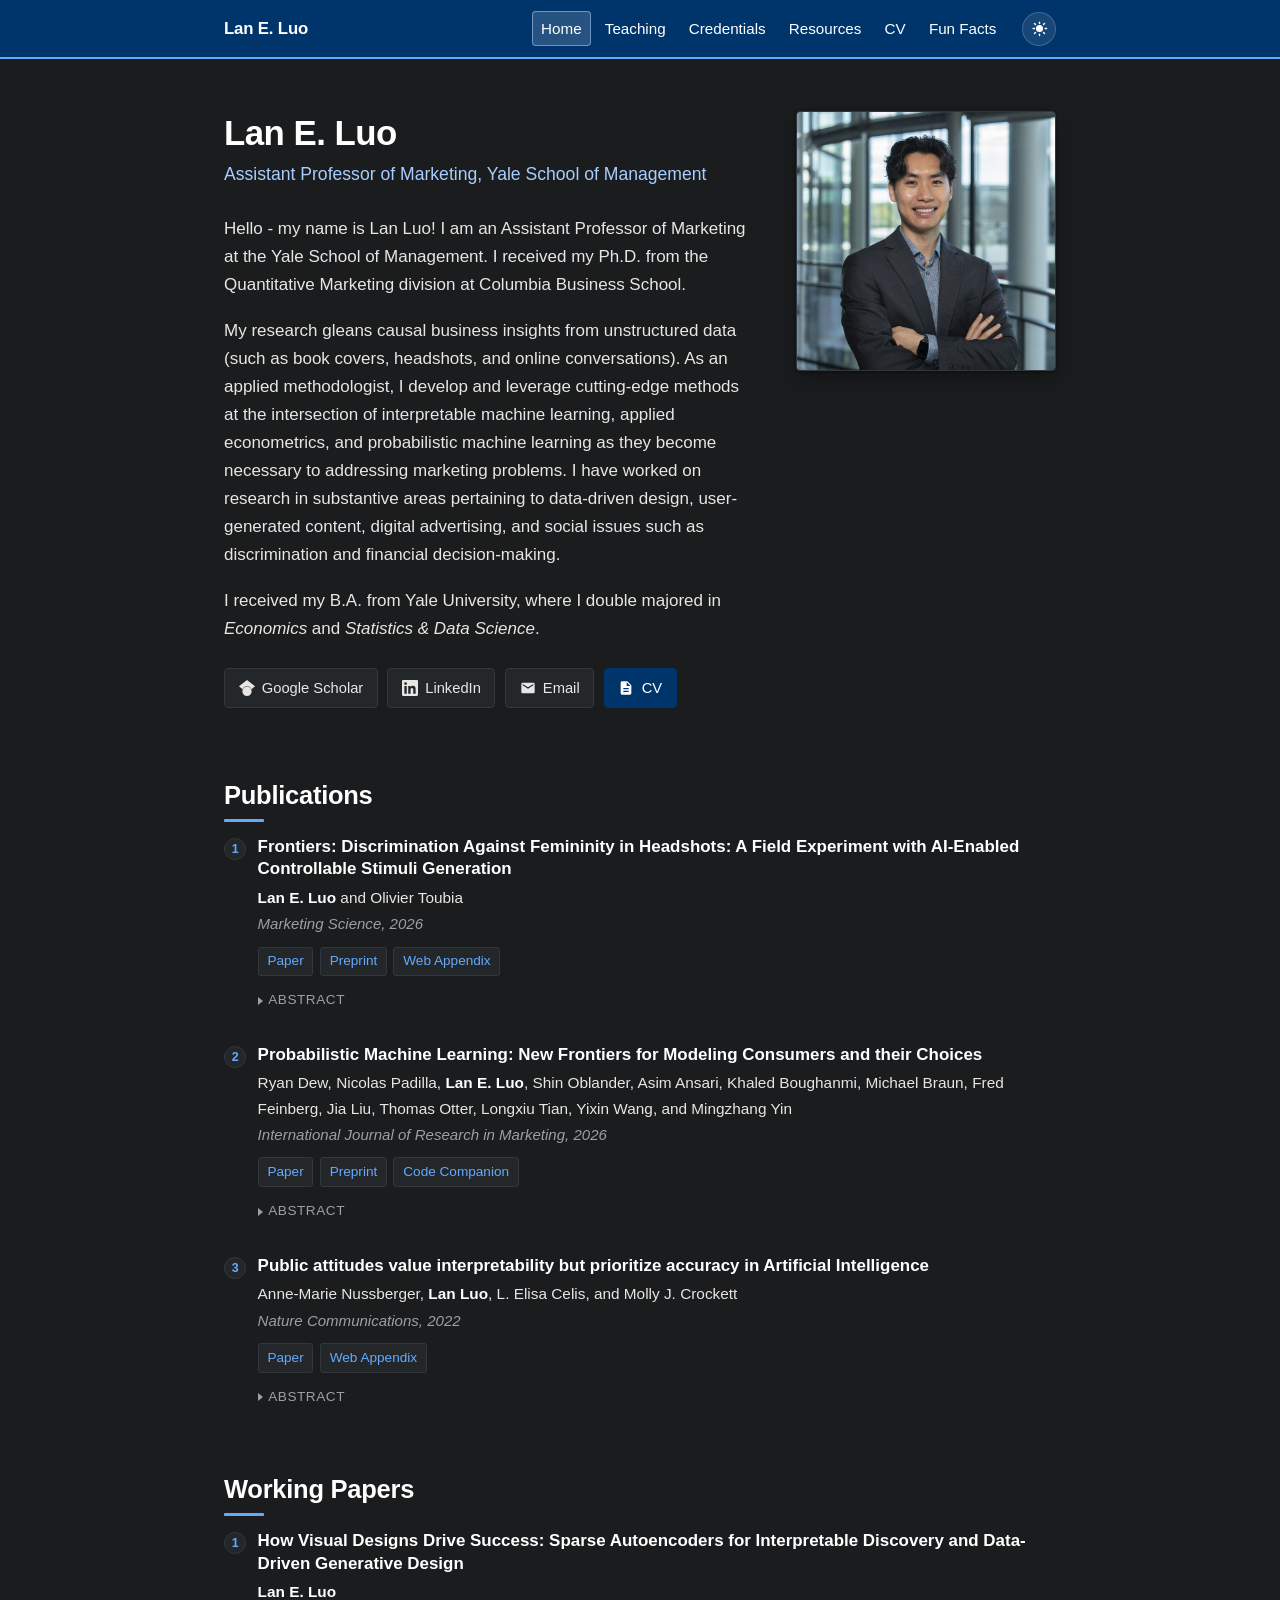
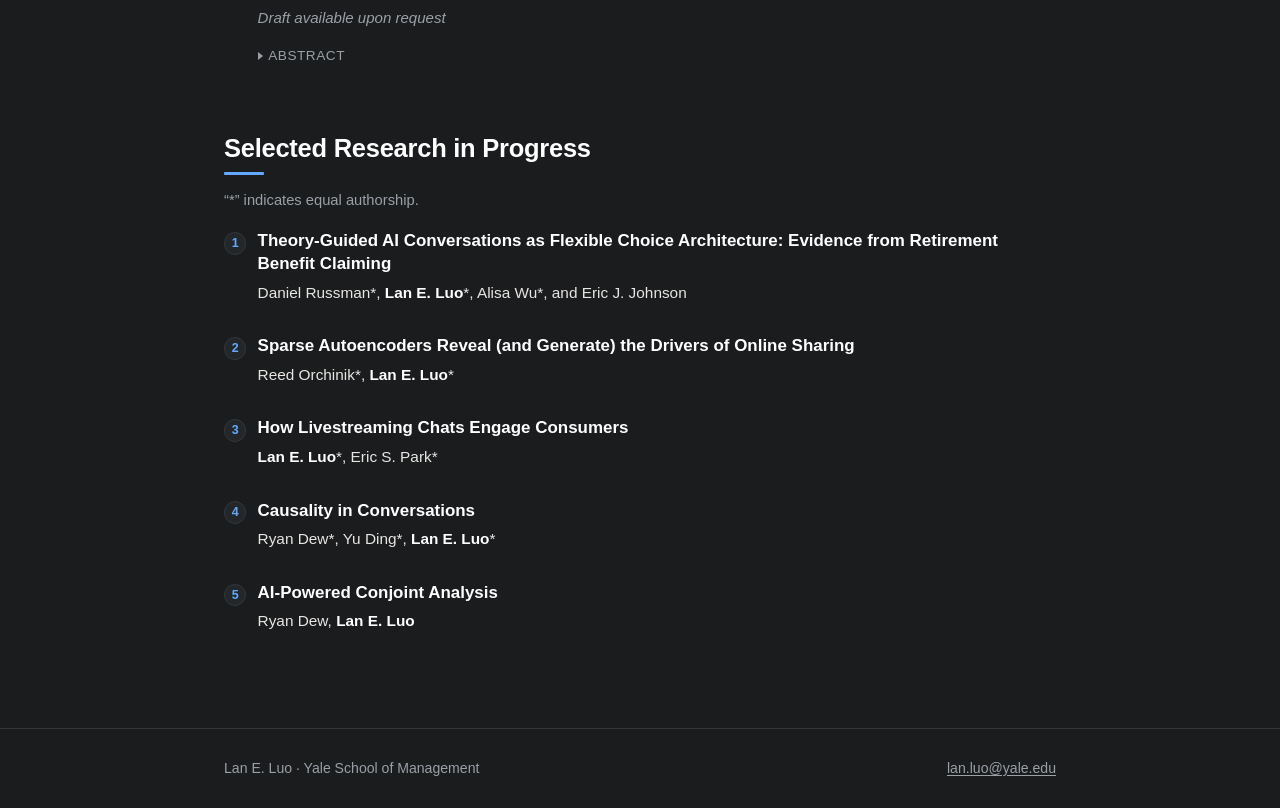
<file: index.html>
<!DOCTYPE html>
<html lang="en-US" data-theme="dark">
<head>
<meta charset="utf-8">
<meta name="viewport" content="width=device-width, initial-scale=1">
<title>Lan E. Luo</title>
<meta name="description" content="Lan E. Luo is an Assistant Professor of Marketing at the Yale School of Management, gleaning causal business insights from unstructured data with methods at the intersection of interpretable machine learning, applied econometrics, and probabilistic machine learning.">
<link rel="canonical" href="https://www.laneluo.com/">
<meta property="og:type" content="profile">
<meta property="og:title" content="Lan E. Luo">
<meta property="og:description" content="Assistant Professor of Marketing, Yale School of Management.">
<meta property="og:url" content="https://www.laneluo.com/">
<meta property="og:image" content="https://www.laneluo.com/assets/img/headshot.jpg">
<meta name="twitter:card" content="summary">
<link rel="icon" href="assets/img/favicon.svg" type="image/svg+xml">
<link rel="stylesheet" href="assets/style.css?v=11">
<script>
/* Applied before first paint so the ground colour never flashes. */
(function(){try{var t=localStorage.getItem("theme");
document.documentElement.setAttribute("data-theme",t==="light"?"light":"dark");}catch(e){}})();
</script>
</head>
<body>

<a class="skip-link" href="#main">Skip to content</a>

<nav class="nav">
  <div class="nav-inner">
    <a class="nav-brand" href="index.html">Lan E. Luo</a>
    <ul class="nav-links">
      <li><a href="index.html" aria-current="page">Home</a></li>
      <li><a href="teaching.html">Teaching</a></li>
      <li><a href="credentials.html">Credentials</a></li>
      <li><a href="resources.html">Resources</a></li>
      <li><a href="cv.html">CV</a></li>
      <li><a href="fun.html">Fun Facts</a></li>
    </ul>
    <button class="theme-toggle" type="button" aria-label="Switch to light mode">
      <svg class="icon-sun" viewBox="0 0 24 24" fill="currentColor" aria-hidden="true"><path d="M12 7a5 5 0 1 0 0 10 5 5 0 0 0 0-10zm0-5a1 1 0 0 1 1 1v2a1 1 0 1 1-2 0V3a1 1 0 0 1 1-1zm0 17a1 1 0 0 1 1 1v2a1 1 0 1 1-2 0v-2a1 1 0 0 1 1-1zM4.22 4.22a1 1 0 0 1 1.42 0l1.41 1.41a1 1 0 0 1-1.41 1.42L4.22 5.64a1 1 0 0 1 0-1.42zm12.73 12.73a1 1 0 0 1 1.41 0l1.42 1.41a1 1 0 0 1-1.42 1.42l-1.41-1.42a1 1 0 0 1 0-1.41zM2 12a1 1 0 0 1 1-1h2a1 1 0 1 1 0 2H3a1 1 0 0 1-1-1zm17 0a1 1 0 0 1 1-1h2a1 1 0 1 1 0 2h-2a1 1 0 0 1-1-1zM4.22 19.78a1 1 0 0 1 0-1.42l1.41-1.41a1 1 0 1 1 1.42 1.41l-1.42 1.42a1 1 0 0 1-1.41 0zM16.95 7.05a1 1 0 0 1 0-1.41l1.41-1.42a1 1 0 1 1 1.42 1.42l-1.42 1.41a1 1 0 0 1-1.41 0z"/></svg>
      <svg class="icon-moon" viewBox="0 0 24 24" fill="currentColor" aria-hidden="true"><path d="M21.64 13a1 1 0 0 0-1.05-.14 8 8 0 0 1-9.45-9.45 1 1 0 0 0-1.19-1.19A10 10 0 1 0 22 14.05a1 1 0 0 0-.36-1.05z"/></svg>
    </button>
  </div>
</nav>

<main id="main">
  <div class="wrap">

    <header class="hero">
      <div>
        <h1 class="hero-title">Lan E. Luo</h1>
        <p class="hero-role">Assistant Professor of Marketing, Yale School of Management</p>

        <p>Hello - my name is Lan Luo! I am an Assistant Professor of Marketing at the Yale School of Management. I received my Ph.D. from the Quantitative Marketing division at Columbia Business School.</p>

        <p>My research gleans causal business insights from unstructured data (such as book covers, headshots, and online conversations). As an applied methodologist, I develop and leverage cutting-edge methods at the intersection of interpretable machine learning, applied econometrics, and probabilistic machine learning as they become necessary to addressing marketing problems. I have worked on research in substantive areas pertaining to data-driven design, user-generated content, digital advertising, and social issues such as discrimination and financial decision-making.</p>

        <p>I received my B.A. from Yale University, where I double majored in <em>Economics</em> and <em>Statistics &amp; Data Science</em>.</p>

        <ul class="links-row">
          <li><a class="btn" href="https://scholar.google.com/citations?hl=en&amp;user=nk3XOmgAAAAJ&amp;view_op=list_works&amp;sortby=pubdate" target="_blank" rel="noopener">
            <svg viewBox="0 0 24 24" aria-hidden="true"><path d="M5.242 13.769L0 9.5 12 0l12 9.5-5.242 4.269C17.548 11.249 14.978 9.5 12 9.5c-2.977 0-5.548 1.748-6.758 4.269zM12 10a7 7 0 1 0 0 14 7 7 0 0 0 0-14z"/></svg>
            Google Scholar</a></li>
          <li><a class="btn" href="https://www.linkedin.com/in/lan-e-luo-556093135/" target="_blank" rel="noopener">
            <svg viewBox="0 0 24 24" aria-hidden="true"><path d="M20.447 20.452h-3.554v-5.569c0-1.328-.027-3.037-1.852-3.037-1.853 0-2.136 1.445-2.136 2.939v5.667H9.351V9h3.414v1.561h.046c.477-.9 1.637-1.85 3.37-1.85 3.601 0 4.267 2.37 4.267 5.455v6.286zM5.337 7.433a2.062 2.062 0 1 1 0-4.125 2.062 2.062 0 0 1 0 4.125zm1.782 13.019H3.555V9h3.564v11.452zM22.225 0H1.771C.792 0 0 .774 0 1.729v20.542C0 23.227.792 24 1.771 24h20.451C23.2 24 24 23.227 24 22.271V1.729C24 .774 23.2 0 22.225 0z"/></svg>
            LinkedIn</a></li>
          <li><a class="btn" href="mailto:lan.luo@yale.edu">
            <svg viewBox="0 0 24 24" aria-hidden="true"><path d="M20 4H4c-1.1 0-1.99.9-1.99 2L2 18c0 1.1.9 2 2 2h16c1.1 0 2-.9 2-2V6c0-1.1-.9-2-2-2zm0 4l-8 5-8-5V6l8 5 8-5v2z"/></svg>
            Email</a></li>
          <li><a class="btn btn-primary" href="cv.html">
            <svg viewBox="0 0 24 24" aria-hidden="true"><path d="M14 2H6c-1.1 0-1.99.9-1.99 2L4 20c0 1.1.89 2 1.99 2H18c1.1 0 2-.9 2-2V8l-6-6zm2 16H8v-2h8v2zm0-4H8v-2h8v2zm-3-5V3.5L18.5 9H13z"/></svg>
            CV</a></li>
        </ul>
      </div>

      <img class="hero-photo" src="assets/img/headshot.jpg?v=7" width="260" height="260"
           alt="Portrait of Lan E. Luo">
    </header>

    <section id="publications">
      <h2>Publications</h2>
      <ol class="pubs">

        <li>
          <span class="pub-title">Frontiers: Discrimination Against Femininity in Headshots: A Field Experiment with AI-Enabled Controllable Stimuli Generation</span>
          <span class="pub-authors"><span class="me">Lan E. Luo</span> and Olivier Toubia</span>
          <span class="pub-venue">Marketing Science, 2026</span>
          <div class="pub-links">
            <a href="https://doi.org/10.1287/mksc.2024.1176" target="_blank" rel="noopener">Paper</a>
            <a href="https://papers.ssrn.com/sol3/papers.cfm?abstract_id=4865798" target="_blank" rel="noopener">Preprint</a>
            <a href="https://pubsonline.informs.org/doi/suppl/10.1287/mksc.2024.1176/suppl_file/mksc.2024.1176.sm1.pdf" target="_blank" rel="noopener">Web Appendix</a>
          </div>
          <details class="abstract">
            <summary>Abstract</summary>
            <div class="abstract-body">
              <p>We document an understudied form of discrimination based on femininity expressed in headshots. To do so, we use a Generative Adversarial Network to create realistic headshots of people and then manipulate their femininity independently of other attributes like pose, general facial expression, background, hairstyle, and clothes. Then, we devise an experimental design that allows us to identify the separate and combined causal impact of femininity and gender identity (proxied by gender pronouns) on real-life outcomes. In a field experiment within a naturalistic advertising environment, we find that prospective customers of an education company discriminated against femininity at various stages of the purchase funnel, to a largely similar extent for men, women, and non-binary people. The findings inform managers and policymakers of an important form of discrimination that would otherwise be underestimated by disregarding headshots. Methodologically, we introduce a novel framework for testing specific hypotheses pertaining to causal effects of treatments which are derived from unstructured data. The approach involves using natural text to readily identify hypothesis-relevant features from a generative AI model (in a particularly disentangled and interpretable representation space) and then creating realistic stimuli that vary controllably in those features.</p>
            </div>
          </details>
        </li>

        <li>
          <span class="pub-title">Probabilistic Machine Learning: New Frontiers for Modeling Consumers and their Choices</span>
          <span class="pub-authors">Ryan Dew, Nicolas Padilla, <span class="me">Lan E. Luo</span>, Shin Oblander, Asim Ansari, Khaled Boughanmi, Michael Braun, Fred Feinberg, Jia Liu, Thomas Otter, Longxiu Tian, Yixin Wang, and Mingzhang Yin</span>
          <span class="pub-venue">International Journal of Research in Marketing, 2026</span>
          <div class="pub-links">
            <a href="https://www.sciencedirect.com/science/article/pii/S0167811624000995" target="_blank" rel="noopener">Paper</a>
            <a href="https://papers.ssrn.com/sol3/papers.cfm?abstract_id=4790799" target="_blank" rel="noopener">Preprint</a>
            <a href="https://rtdew1.github.io/code_appendix.html" target="_blank" rel="noopener">Code Companion</a>
          </div>
          <details class="abstract">
            <summary>Abstract</summary>
            <div class="abstract-body">
              <p>Making sense of massive, individual-level data is challenging: marketing researchers and analysts need flexible models that can accommodate rich patterns of heterogeneity and dynamics, work with and link diverse data types, and scale to modern data sizes. Practitioners also need tools that can quantify uncertainty in models and predictions of consumer behavior to inform optimal decision-making. In this paper, we demonstrate the promise of probabilistic machine learning (PML), which refers to the pairing of probabilistic modeling and machine learning methods, in pushing the frontier of combining flexibility, scalability, interpretability, and uncertainty quantification for building better models of consumers and their choices. Specifically, we overview both PML models and inference methods, and highlight their utility for addressing four common classes of marketing problems: (1) uncovering heterogeneity, (2) flexibly modeling nonlinearities and dynamics, (3) handling high-dimensional and unstructured data, and (4) addressing missingness, often via data fusion. We also discuss promising directions in enriching marketing models, reflecting recent developments in representation learning, causal inference, experimentation and decision-making, and theory-based behavioral modeling.</p>
            </div>
          </details>
        </li>

        <li>
          <span class="pub-title">Public attitudes value interpretability but prioritize accuracy in Artificial Intelligence</span>
          <span class="pub-authors">Anne-Marie Nussberger, <span class="me">Lan Luo</span>, L. Elisa Celis, and Molly J. Crockett</span>
          <span class="pub-venue">Nature Communications, 2022</span>
          <div class="pub-links">
            <a href="https://doi.org/10.1038/s41467-022-33417-3" target="_blank" rel="noopener">Paper</a>
            <a href="https://static-content.springer.com/esm/art%3A10.1038%2Fs41467-022-33417-3/MediaObjects/41467_2022_33417_MOESM1_ESM.pdf" target="_blank" rel="noopener">Web Appendix</a>
          </div>
          <details class="abstract">
            <summary>Abstract</summary>
            <div class="abstract-body">
              <p>As Artificial Intelligence (AI) proliferates across important social institutions, many of the most powerful AI systems available are difficult to interpret for end-users and engineers alike. Here, we sought to characterize public attitudes towards AI interpretability. Across seven studies (N = 2475), we demonstrate robust and positive attitudes towards interpretable AI among non-experts that generalize across a variety of real-world applications and follow predictable patterns. Participants value interpretability positively across different levels of AI autonomy and accuracy, and rate interpretability as more important for AI decisions involving high stakes and scarce resources. Crucially, when AI interpretability trades off against AI accuracy, participants prioritize accuracy over interpretability under the same conditions driving positive attitudes towards interpretability in the first place: amidst high stakes and scarce resources. These attitudes could drive a proliferation of AI systems making high-impact ethical decisions that are difficult to explain and understand.</p>
            </div>
          </details>
        </li>

      </ol>
    </section>

    <section id="working-papers">
      <h2>Working Papers</h2>
      <ol class="pubs">

        <li>
          <span class="pub-title">How Visual Designs Drive Success: Sparse Autoencoders for Interpretable Discovery and Data-Driven Generative Design</span>
          <span class="pub-authors"><span class="me">Lan E. Luo</span></span>
          <span class="pub-venue">Draft available upon request</span>
          <details class="abstract">
            <summary>Abstract</summary>
            <div class="abstract-body">
              <p>Visual designs are often used in marketing (e.g., packaging, ads, media covers) to achieve a variety of business outcomes, like improved sales, click-through rates, and brand attitudes. Since designs are complex, unstructured data, it is difficult to determine what features drive their success in a way that is interpretable and managerially actionable. To address this challenge, I develop a novel methodological framework to automatically discover what interpretable features make visual designs in a given domain successful. I first leverage a deep generative text-to-image AI model (by fine-tuning Stable Diffusion 3.5 in my application) that adopts the role of designer and enables visual designs to be described by low-dimensional design representations. Then, I apply a novel adaptation of cutting-edge &ldquo;mechanistic interpretability&rdquo; methods&mdash;specifically &ldquo;sparse autoencoders&rdquo; typically applied to large language models&mdash;to scalably discover a taxonomy of interpretable and managerially relevant features predictive of success from these design representations. Finally, I generate image redesigns by manipulating features of interest to help managers scalably pilot data-driven design changes.</p>
              <p>I apply this framework to discover how book cover redesigns predict sales on Amazon.com using a unique dataset I collected of over 160,000 books. I discover a diverse set of interpretable features related to illustration, typography, composition, and layout. I then create realistic cover redesigns predicted to improve sales by manipulating those features (e.g., redesigns with lower contrast and less separation of text and graphical elements). In a holdout analysis with a rich set of control variables, including just 30 of these discovered features (out of 9,728) improves variation explained in sales by nearly as much as prices and by more than reviews. Back-of-the-envelope calculations suggest that a large publisher could leverage this subset of features to increase annual revenue for the whole publisher by over $9.1 million, reflecting a change in sales equivalent to introducing an 8.5% price discount. In a lab study, I find causal evidence that the proposed methodological framework can redesign covers to significantly improve preferences, and that generative AI can help level the playing field in the publishing industry.</p>
            </div>
          </details>
        </li>

      </ol>
    </section>

    <section id="in-progress">
      <h2>Selected Research in Progress</h2>
      <p class="note">&ldquo;*&rdquo; indicates equal authorship.</p>
      <ol class="pubs">

        <li>
          <span class="pub-title">Theory-Guided AI Conversations as Flexible Choice Architecture: Evidence from Retirement Benefit Claiming</span>
          <span class="pub-authors">Daniel Russman*, <span class="me">Lan E. Luo</span>*, Alisa Wu*, and Eric J. Johnson</span>
        </li>

        <li>
          <span class="pub-title">Sparse Autoencoders Reveal (and Generate) the Drivers of Online Sharing</span>
          <span class="pub-authors">Reed Orchinik*, <span class="me">Lan E. Luo</span>*</span>
        </li>

        <li>
          <span class="pub-title">How Livestreaming Chats Engage Consumers</span>
          <span class="pub-authors"><span class="me">Lan E. Luo</span>*, Eric S. Park*</span>
        </li>

        <li>
          <span class="pub-title">Causality in Conversations</span>
          <span class="pub-authors">Ryan Dew*, Yu Ding*, <span class="me">Lan E. Luo</span>*</span>
        </li>

        <li>
          <span class="pub-title">AI-Powered Conjoint Analysis</span>
          <span class="pub-authors">Ryan Dew, <span class="me">Lan E. Luo</span></span>
        </li>

      </ol>
    </section>

  </div>
</main>

<footer class="footer">
  <div class="wrap">
    <span>Lan E. Luo &middot; Yale School of Management</span>
    <span><a href="mailto:lan.luo@yale.edu">lan.luo@yale.edu</a></span>
  </div>
</footer>

<script src="assets/theme.js?v=8"></script>
</body>
</html>
</file>
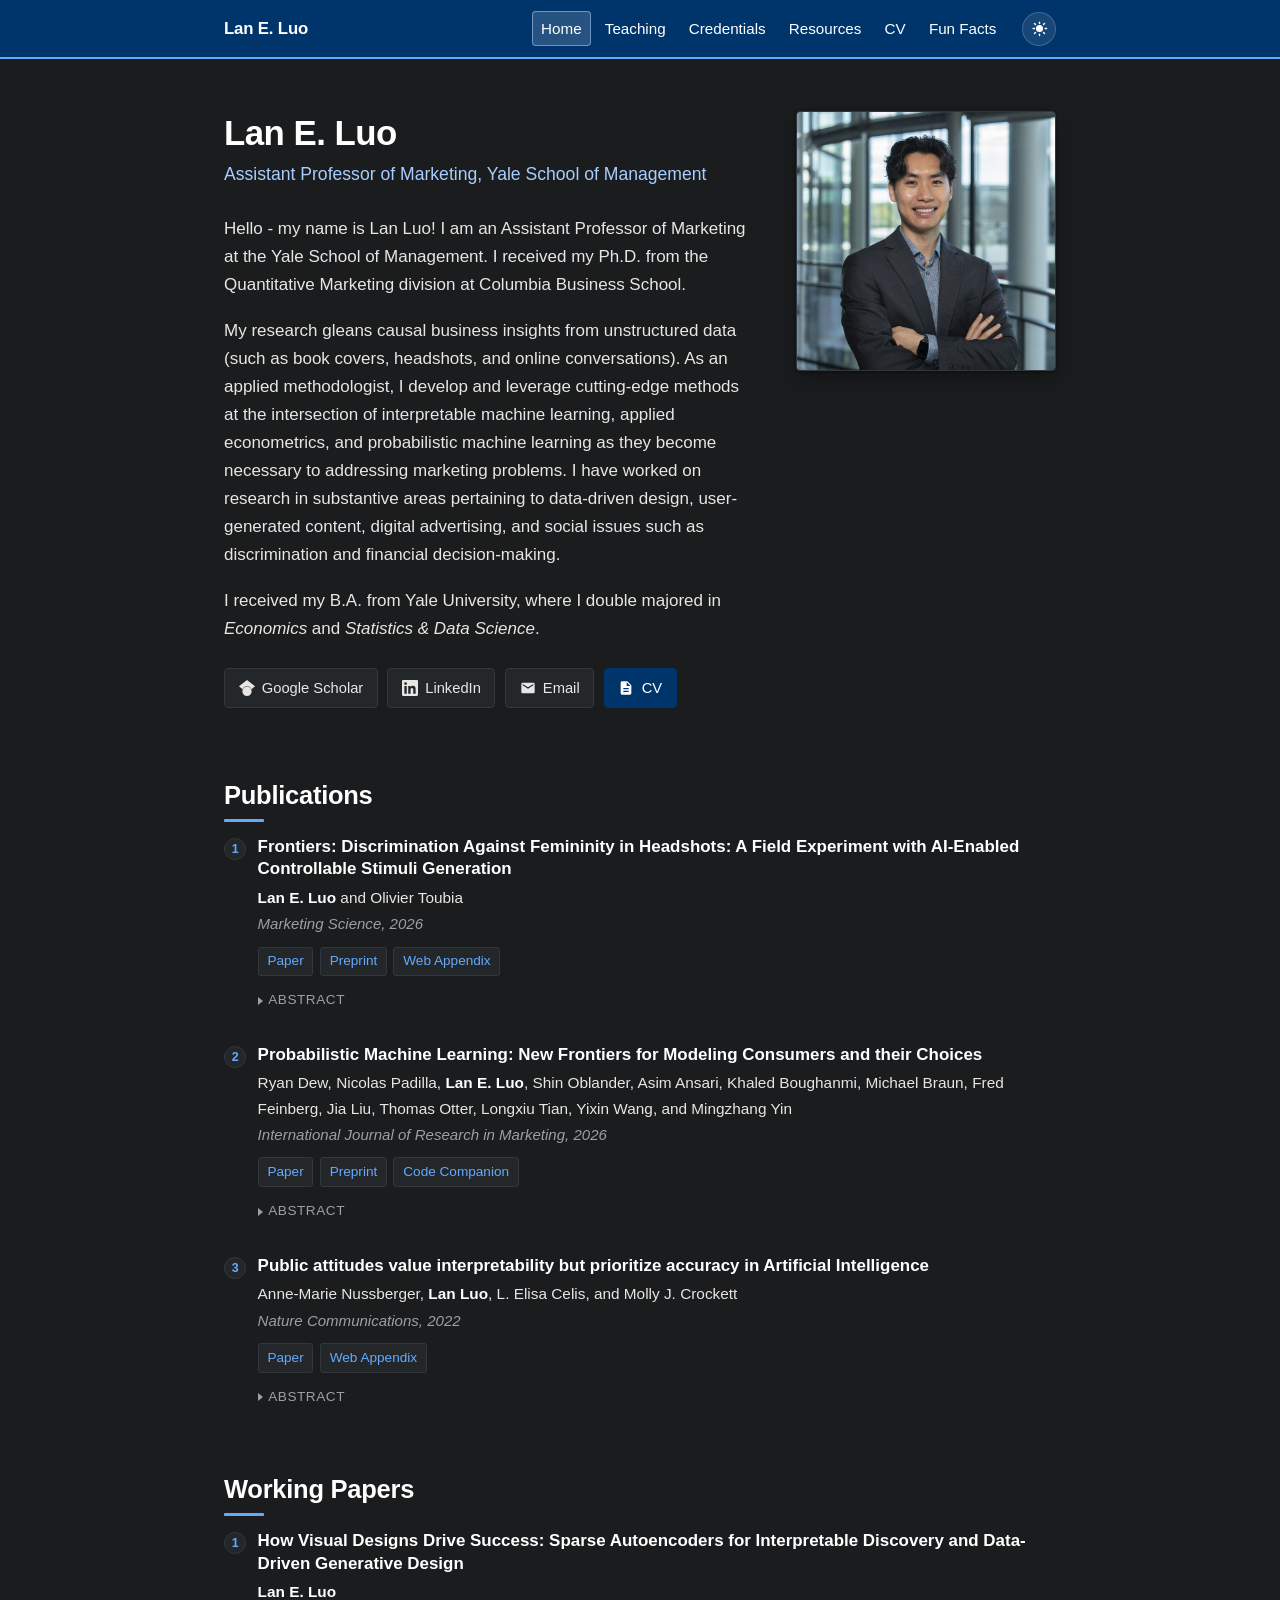
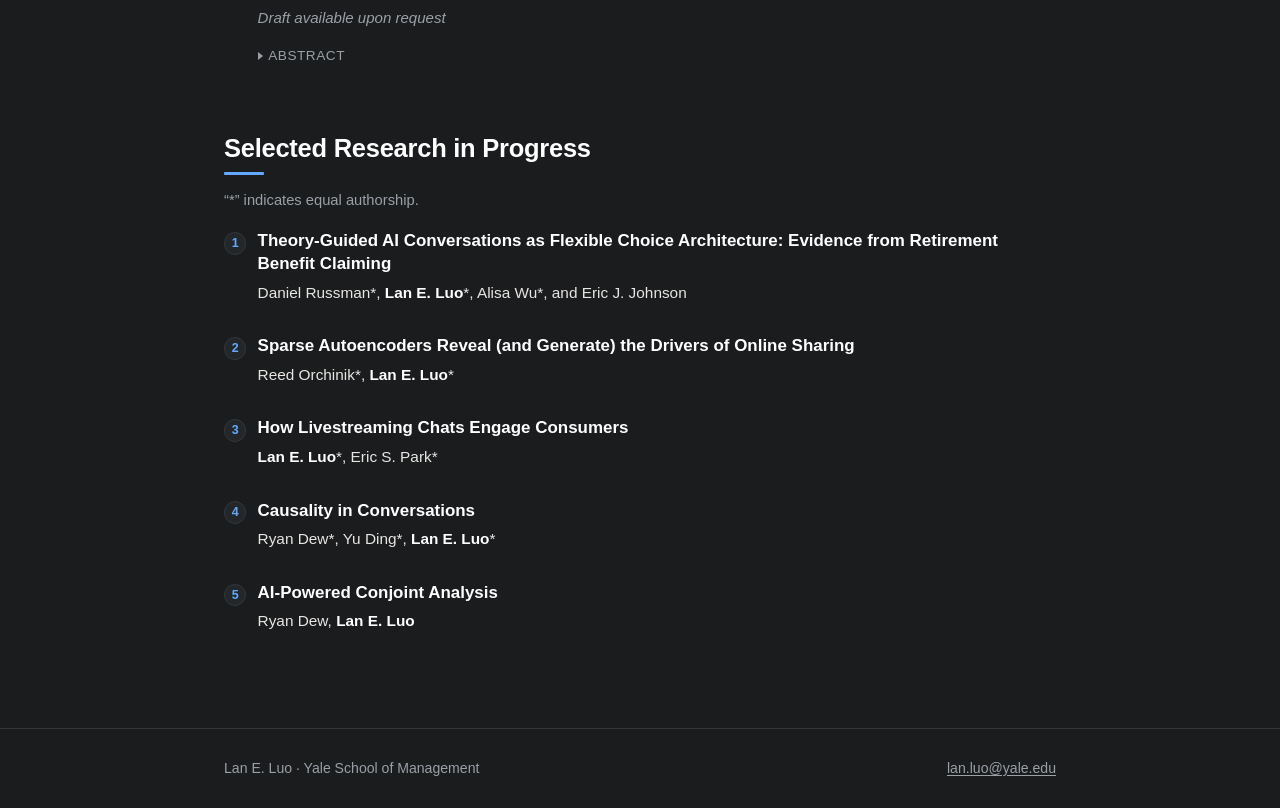
<file: about/index.html>
<!DOCTYPE html>
<html lang="en-US">
<head>
<meta charset="utf-8">
<title>Redirecting to the home page</title>
<meta name="robots" content="noindex">
<link rel="canonical" href="https://www.laneluo.com/index.html">
<meta http-equiv="refresh" content="0; url=/index.html">
<script>location.replace("/index.html");</script>
</head>
<body><p>This page moved. <a href="/index.html">Continue to the home page</a>.</p></body>
</html>
</file>
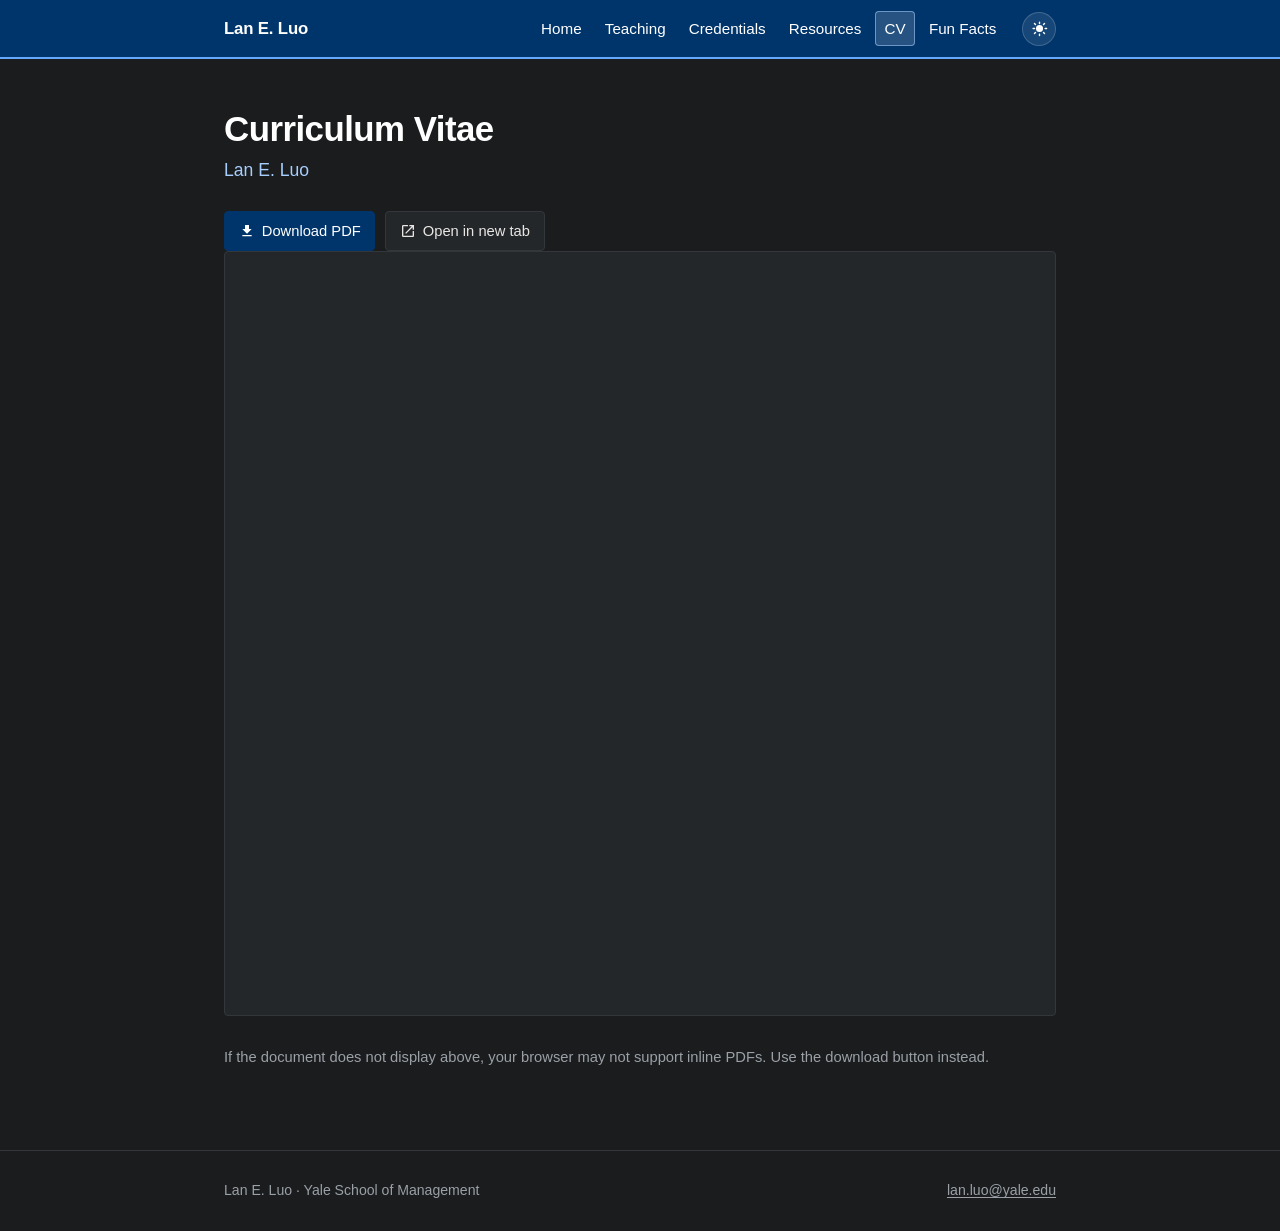
<file: cv/index.html>
<!DOCTYPE html>
<html lang="en-US">
<head>
<meta charset="utf-8">
<title>Redirecting to the CV</title>
<meta name="robots" content="noindex">
<link rel="canonical" href="https://www.laneluo.com/cv.html">
<meta http-equiv="refresh" content="0; url=/cv.html">
<script>location.replace("/cv.html");</script>
</head>
<body><p>This page moved. <a href="/cv.html">Continue to the CV</a>.</p></body>
</html>
</file>
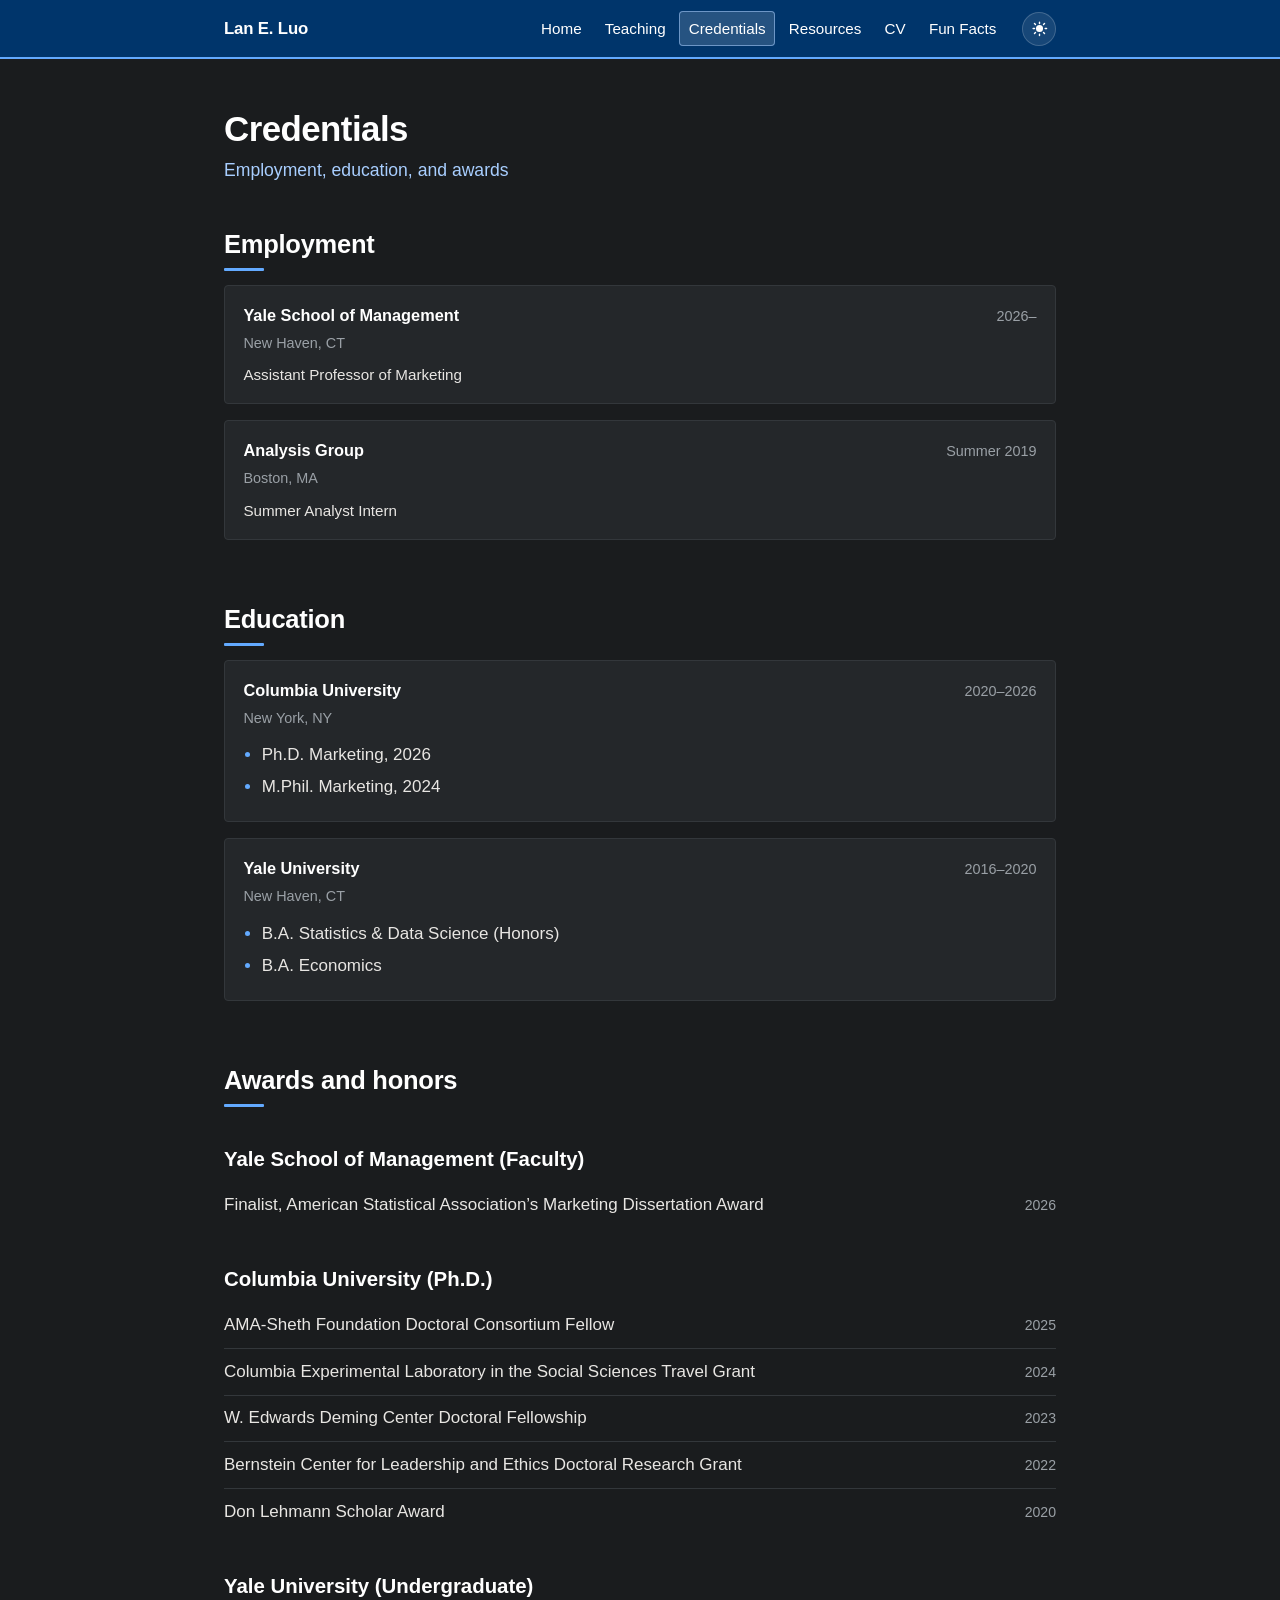
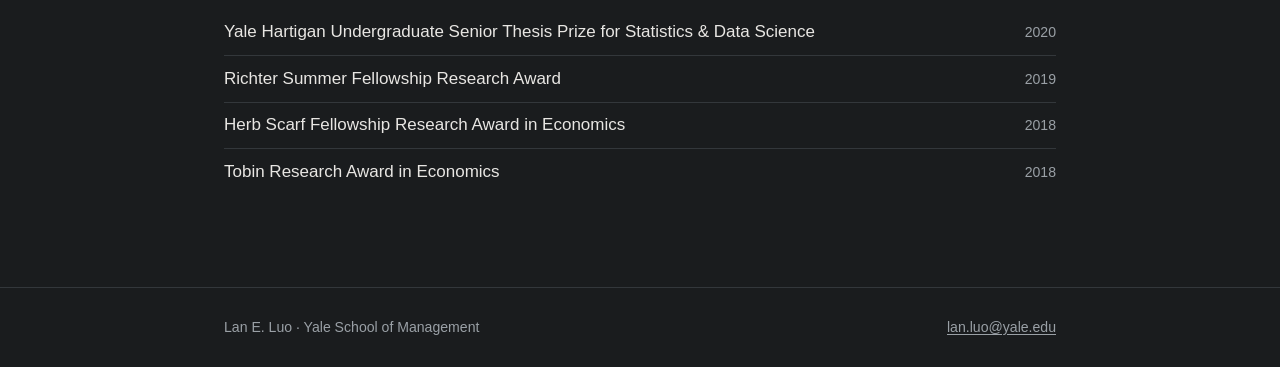
<file: education/index.html>
<!DOCTYPE html>
<html lang="en-US">
<head>
<meta charset="utf-8">
<title>Redirecting to Credentials</title>
<meta name="robots" content="noindex">
<link rel="canonical" href="https://www.laneluo.com/credentials.html">
<meta http-equiv="refresh" content="0; url=/credentials.html">
<script>location.replace("/credentials.html");</script>
</head>
<body><p>This page moved. <a href="/credentials.html">Continue to Credentials</a>.</p></body>
</html>
</file>
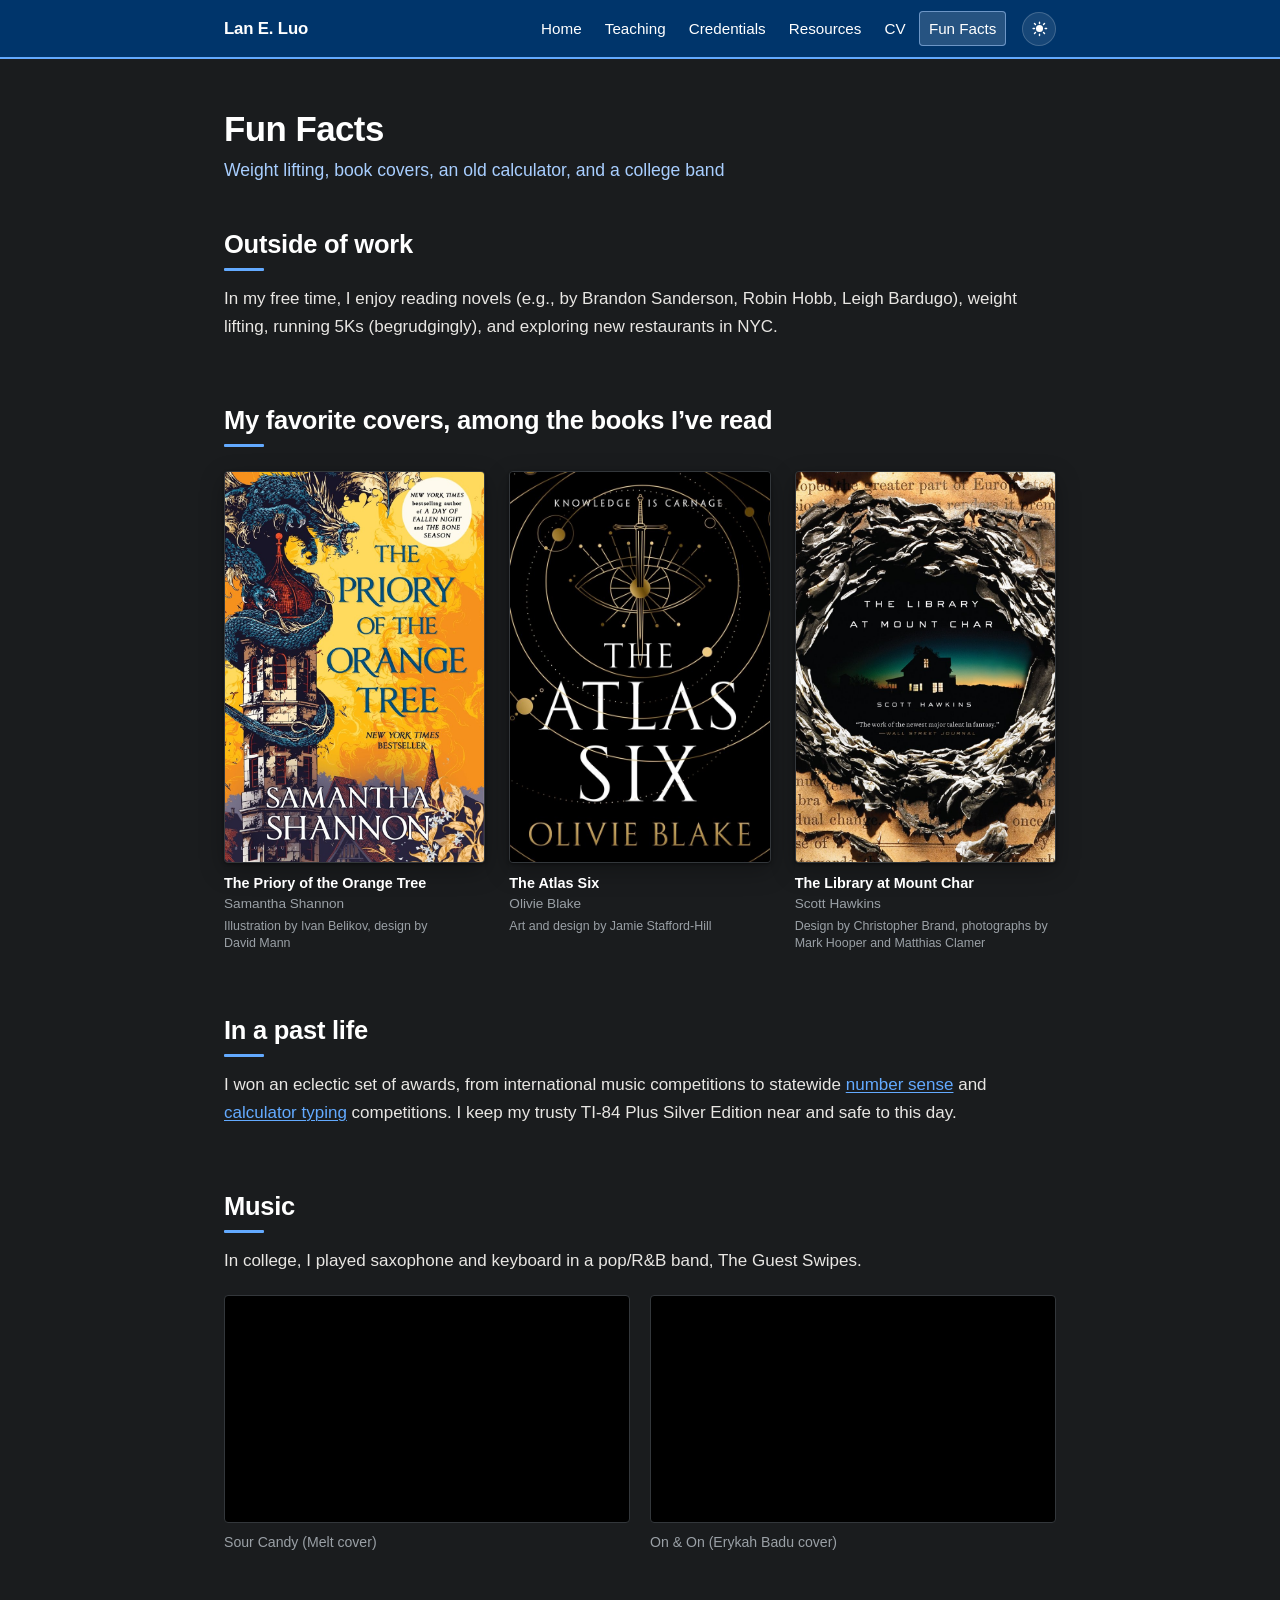
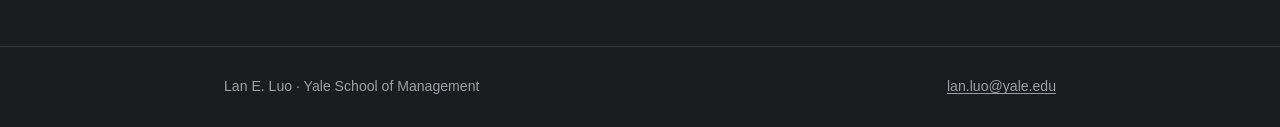
<file: fun-facts/index.html>
<!DOCTYPE html>
<html lang="en-US">
<head>
<meta charset="utf-8">
<title>Redirecting to Fun Facts</title>
<meta name="robots" content="noindex">
<link rel="canonical" href="https://www.laneluo.com/fun.html">
<meta http-equiv="refresh" content="0; url=/fun.html">
<script>location.replace("/fun.html");</script>
</head>
<body><p>This page moved. <a href="/fun.html">Continue to Fun Facts</a>.</p></body>
</html>
</file>
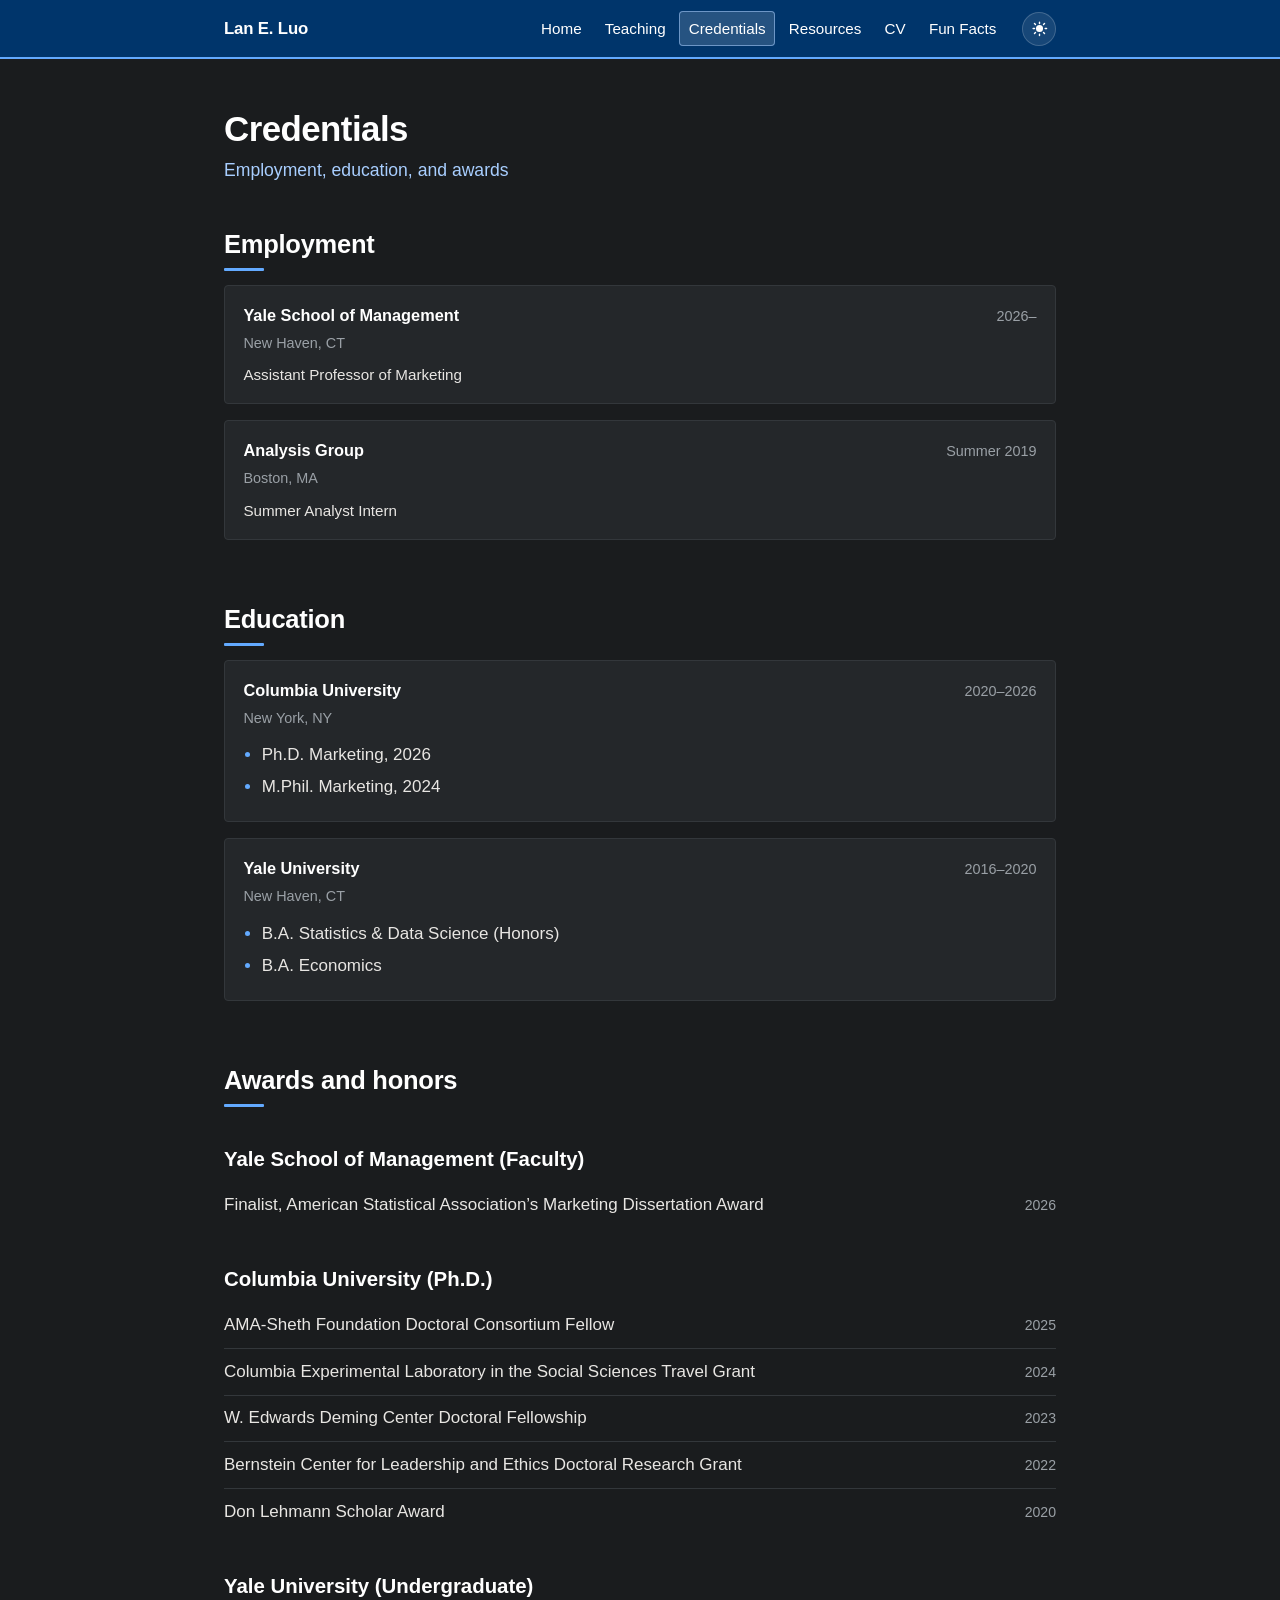
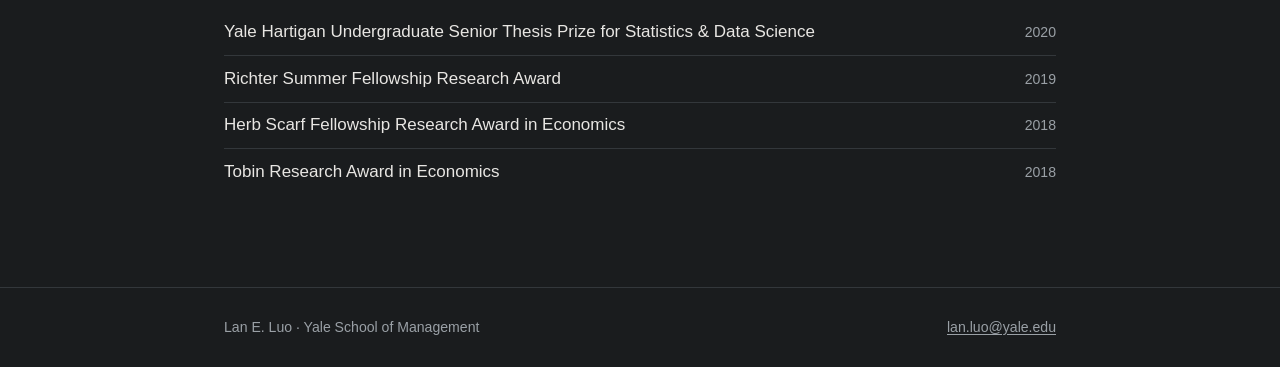
<file: credentials.html>
<!DOCTYPE html>
<html lang="en-US" data-theme="dark">
<head>
<meta charset="utf-8">
<meta name="viewport" content="width=device-width, initial-scale=1">
<title>Credentials &middot; Lan E. Luo</title>
<meta name="description" content="Employment, education, and awards for Lan E. Luo, Assistant Professor of Marketing at the Yale School of Management.">
<link rel="canonical" href="https://www.laneluo.com/credentials.html">
<meta property="og:type" content="website">
<meta property="og:title" content="Credentials &middot; Lan E. Luo">
<meta property="og:description" content="Employment, education, and awards.">
<meta property="og:url" content="https://www.laneluo.com/credentials.html">
<link rel="icon" href="assets/img/favicon.svg" type="image/svg+xml">
<link rel="stylesheet" href="assets/style.css?v=11">
<script>
(function(){try{var t=localStorage.getItem("theme");
document.documentElement.setAttribute("data-theme",t==="light"?"light":"dark");}catch(e){}})();
</script>
</head>
<body>

<a class="skip-link" href="#main">Skip to content</a>

<nav class="nav">
  <div class="nav-inner">
    <a class="nav-brand" href="index.html">Lan E. Luo</a>
    <ul class="nav-links">
      <li><a href="index.html">Home</a></li>
      <li><a href="teaching.html">Teaching</a></li>
      <li><a href="credentials.html" aria-current="page">Credentials</a></li>
      <li><a href="resources.html">Resources</a></li>
      <li><a href="cv.html">CV</a></li>
      <li><a href="fun.html">Fun Facts</a></li>
    </ul>
    <button class="theme-toggle" type="button" aria-label="Switch to light mode">
      <svg class="icon-sun" viewBox="0 0 24 24" fill="currentColor" aria-hidden="true"><path d="M12 7a5 5 0 1 0 0 10 5 5 0 0 0 0-10zm0-5a1 1 0 0 1 1 1v2a1 1 0 1 1-2 0V3a1 1 0 0 1 1-1zm0 17a1 1 0 0 1 1 1v2a1 1 0 1 1-2 0v-2a1 1 0 0 1 1-1zM4.22 4.22a1 1 0 0 1 1.42 0l1.41 1.41a1 1 0 0 1-1.41 1.42L4.22 5.64a1 1 0 0 1 0-1.42zm12.73 12.73a1 1 0 0 1 1.41 0l1.42 1.41a1 1 0 0 1-1.42 1.42l-1.41-1.42a1 1 0 0 1 0-1.41zM2 12a1 1 0 0 1 1-1h2a1 1 0 1 1 0 2H3a1 1 0 0 1-1-1zm17 0a1 1 0 0 1 1-1h2a1 1 0 1 1 0 2h-2a1 1 0 0 1-1-1zM4.22 19.78a1 1 0 0 1 0-1.42l1.41-1.41a1 1 0 1 1 1.42 1.41l-1.42 1.42a1 1 0 0 1-1.41 0zM16.95 7.05a1 1 0 0 1 0-1.41l1.41-1.42a1 1 0 1 1 1.42 1.42l-1.42 1.41a1 1 0 0 1-1.41 0z"/></svg>
      <svg class="icon-moon" viewBox="0 0 24 24" fill="currentColor" aria-hidden="true"><path d="M21.64 13a1 1 0 0 0-1.05-.14 8 8 0 0 1-9.45-9.45 1 1 0 0 0-1.19-1.19A10 10 0 1 0 22 14.05a1 1 0 0 0-.36-1.05z"/></svg>
    </button>
  </div>
</nav>

<header class="page-head">
  <div class="wrap">
    <h1>Credentials</h1>
    <p class="subtitle">Employment, education, and awards</p>
  </div>
</header>

<main id="main">
  <div class="wrap">

    <section id="employment">
      <h2>Employment</h2>

      <div class="record">
        <div class="record-head">
          <span class="record-org">Yale School of Management</span>
          <span class="record-when">2026&ndash;</span>
        </div>
        <span class="record-where">New Haven, CT</span>
        <p class="record-detail">Assistant Professor of Marketing</p>
      </div>

      <div class="record">
        <div class="record-head">
          <span class="record-org">Analysis Group</span>
          <span class="record-when">Summer 2019</span>
        </div>
        <span class="record-where">Boston, MA</span>
        <p class="record-detail">Summer Analyst Intern</p>
      </div>
    </section>

    <section id="education">
      <h2>Education</h2>

      <div class="record">
        <div class="record-head">
          <span class="record-org">Columbia University</span>
          <span class="record-when">2020&ndash;2026</span>
        </div>
        <span class="record-where">New York, NY</span>
        <ul>
          <li>Ph.D. Marketing, 2026</li>
          <li>M.Phil. Marketing, 2024</li>
        </ul>
      </div>

      <div class="record">
        <div class="record-head">
          <span class="record-org">Yale University</span>
          <span class="record-when">2016&ndash;2020</span>
        </div>
        <span class="record-where">New Haven, CT</span>
        <ul>
          <li>B.A. Statistics &amp; Data Science (Honors)</li>
          <li>B.A. Economics</li>
        </ul>
      </div>
    </section>

    <section id="awards">
      <h2>Awards and honors</h2>

      <h3>Yale School of Management (Faculty)</h3>
      <ul class="entries">
        <li><span class="what">Finalist, American Statistical Association&rsquo;s Marketing Dissertation Award</span><span class="when">2026</span></li>
      </ul>

      <h3>Columbia University (Ph.D.)</h3>
      <ul class="entries">
        <li><span class="what">AMA-Sheth Foundation Doctoral Consortium Fellow</span><span class="when">2025</span></li>
        <li><span class="what">Columbia Experimental Laboratory in the Social Sciences Travel Grant</span><span class="when">2024</span></li>
        <li><span class="what">W. Edwards Deming Center Doctoral Fellowship</span><span class="when">2023</span></li>
        <li><span class="what">Bernstein Center for Leadership and Ethics Doctoral Research Grant</span><span class="when">2022</span></li>
        <li><span class="what">Don Lehmann Scholar Award</span><span class="when">2020</span></li>
      </ul>

      <h3>Yale University (Undergraduate)</h3>
      <ul class="entries">
        <li><span class="what">Yale Hartigan Undergraduate Senior Thesis Prize for Statistics &amp; Data Science</span><span class="when">2020</span></li>
        <li><span class="what">Richter Summer Fellowship Research Award</span><span class="when">2019</span></li>
        <li><span class="what">Herb Scarf Fellowship Research Award in Economics</span><span class="when">2018</span></li>
        <li><span class="what">Tobin Research Award in Economics</span><span class="when">2018</span></li>
      </ul>
    </section>

  </div>
</main>

<footer class="footer">
  <div class="wrap">
    <span>Lan E. Luo &middot; Yale School of Management</span>
    <span><a href="mailto:lan.luo@yale.edu">lan.luo@yale.edu</a></span>
  </div>
</footer>

<script src="assets/theme.js?v=8"></script>
</body>
</html>
</file>
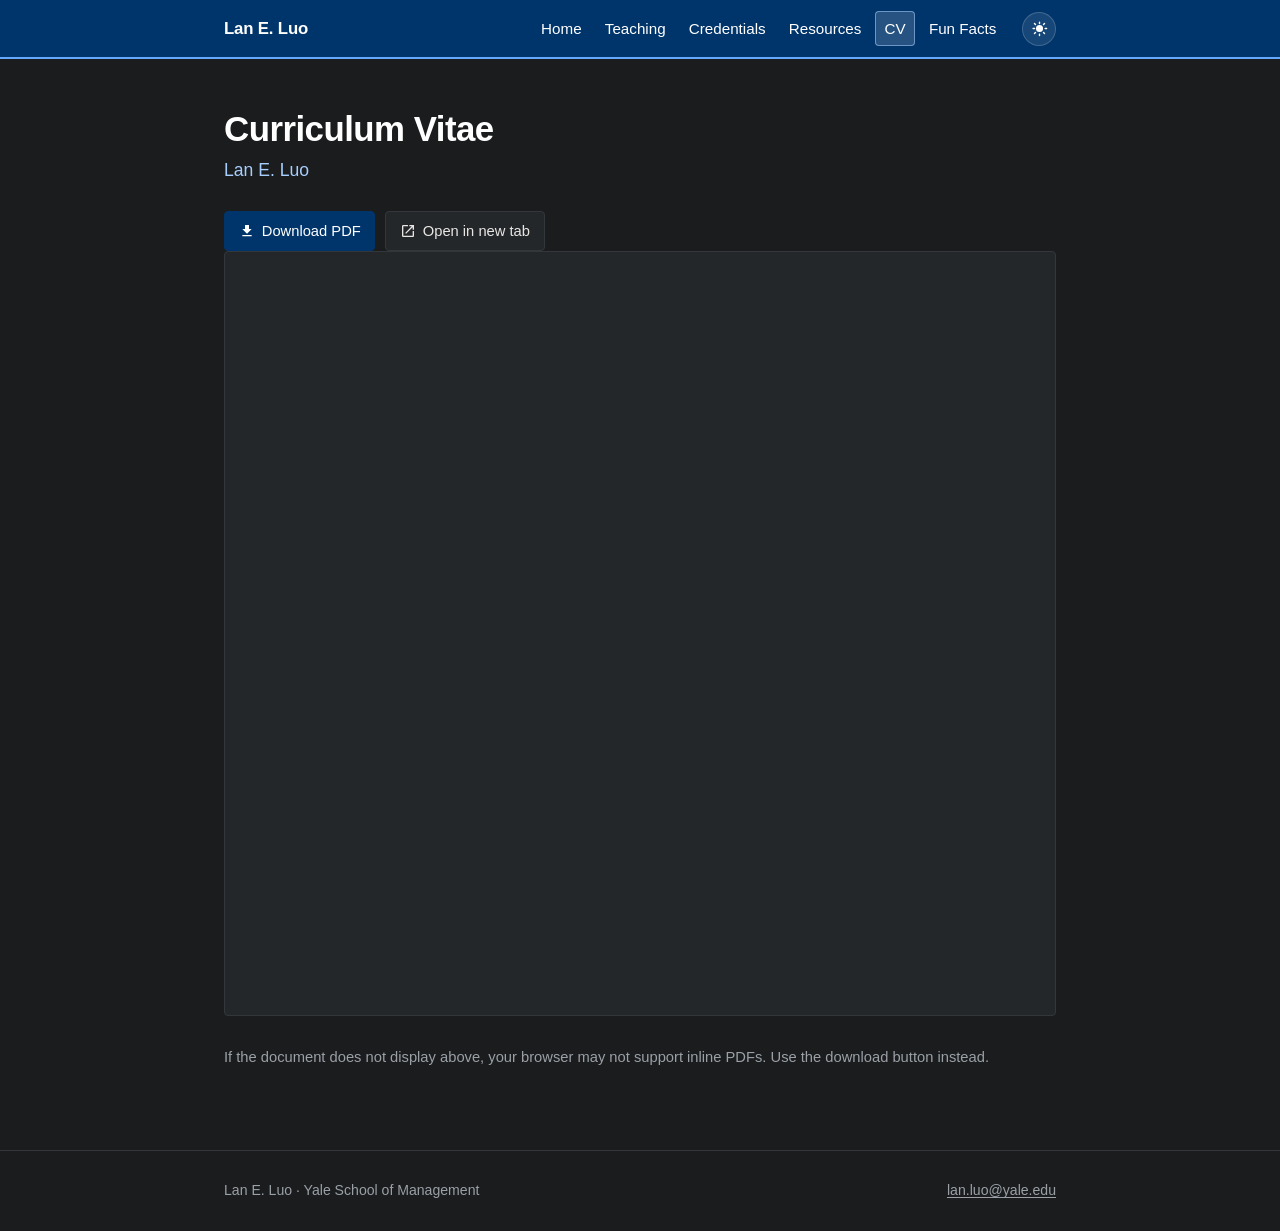
<file: cv.html>
<!DOCTYPE html>
<html lang="en-US" data-theme="dark">
<head>
<meta charset="utf-8">
<meta name="viewport" content="width=device-width, initial-scale=1">
<title>CV &middot; Lan E. Luo</title>
<meta name="description" content="Curriculum vitae for Lan E. Luo, Assistant Professor of Marketing at the Yale School of Management.">
<link rel="canonical" href="https://www.laneluo.com/cv.html">
<meta property="og:type" content="website">
<meta property="og:title" content="CV &middot; Lan E. Luo">
<meta property="og:description" content="Curriculum vitae, available to read inline or download as a PDF.">
<meta property="og:url" content="https://www.laneluo.com/cv.html">
<link rel="icon" href="assets/img/favicon.svg" type="image/svg+xml">
<link rel="stylesheet" href="assets/style.css?v=11">
<script>
(function(){try{var t=localStorage.getItem("theme");
document.documentElement.setAttribute("data-theme",t==="light"?"light":"dark");}catch(e){}})();
</script>
</head>
<body>

<a class="skip-link" href="#main">Skip to content</a>

<nav class="nav">
  <div class="nav-inner">
    <a class="nav-brand" href="index.html">Lan E. Luo</a>
    <ul class="nav-links">
      <li><a href="index.html">Home</a></li>
      <li><a href="teaching.html">Teaching</a></li>
      <li><a href="credentials.html">Credentials</a></li>
      <li><a href="resources.html">Resources</a></li>
      <li><a href="cv.html" aria-current="page">CV</a></li>
      <li><a href="fun.html">Fun Facts</a></li>
    </ul>
    <button class="theme-toggle" type="button" aria-label="Switch to light mode">
      <svg class="icon-sun" viewBox="0 0 24 24" fill="currentColor" aria-hidden="true"><path d="M12 7a5 5 0 1 0 0 10 5 5 0 0 0 0-10zm0-5a1 1 0 0 1 1 1v2a1 1 0 1 1-2 0V3a1 1 0 0 1 1-1zm0 17a1 1 0 0 1 1 1v2a1 1 0 1 1-2 0v-2a1 1 0 0 1 1-1zM4.22 4.22a1 1 0 0 1 1.42 0l1.41 1.41a1 1 0 0 1-1.41 1.42L4.22 5.64a1 1 0 0 1 0-1.42zm12.73 12.73a1 1 0 0 1 1.41 0l1.42 1.41a1 1 0 0 1-1.42 1.42l-1.41-1.42a1 1 0 0 1 0-1.41zM2 12a1 1 0 0 1 1-1h2a1 1 0 1 1 0 2H3a1 1 0 0 1-1-1zm17 0a1 1 0 0 1 1-1h2a1 1 0 1 1 0 2h-2a1 1 0 0 1-1-1zM4.22 19.78a1 1 0 0 1 0-1.42l1.41-1.41a1 1 0 1 1 1.42 1.41l-1.42 1.42a1 1 0 0 1-1.41 0zM16.95 7.05a1 1 0 0 1 0-1.41l1.41-1.42a1 1 0 1 1 1.42 1.42l-1.42 1.41a1 1 0 0 1-1.41 0z"/></svg>
      <svg class="icon-moon" viewBox="0 0 24 24" fill="currentColor" aria-hidden="true"><path d="M21.64 13a1 1 0 0 0-1.05-.14 8 8 0 0 1-9.45-9.45 1 1 0 0 0-1.19-1.19A10 10 0 1 0 22 14.05a1 1 0 0 0-.36-1.05z"/></svg>
    </button>
  </div>
</nav>

<header class="page-head">
  <div class="wrap">
    <h1>Curriculum Vitae</h1>
    <p class="subtitle">Lan E. Luo</p>
  </div>
</header>

<main id="main">
  <div class="wrap">

    <ul class="links-row">
      <li><a class="btn btn-primary" href="assets/cv.pdf?v=23" download="Lan E. Luo - CV.pdf">
        <svg viewBox="0 0 24 24" aria-hidden="true"><path d="M5 20h14v-2H5v2zM19 9h-4V3H9v6H5l7 7 7-7z"/></svg>
        Download PDF</a></li>
      <li><a class="btn" href="assets/cv.pdf?v=23" target="_blank" rel="noopener">
        <svg viewBox="0 0 24 24" aria-hidden="true"><path d="M19 19H5V5h7V3H5a2 2 0 0 0-2 2v14a2 2 0 0 0 2 2h14c1.1 0 2-.9 2-2v-7h-2v7zM14 3v2h3.59l-9.83 9.83 1.41 1.41L19 6.41V10h2V3h-7z"/></svg>
        Open in new tab</a></li>
    </ul>

    <iframe class="cv-frame" src="assets/cv.pdf?v=23#view=FitH" title="Curriculum vitae of Lan E. Luo"></iframe>

    <p class="note">If the document does not display above, your browser may not support inline PDFs. Use the download button instead.</p>

  </div>
</main>

<footer class="footer">
  <div class="wrap">
    <span>Lan E. Luo &middot; Yale School of Management</span>
    <span><a href="mailto:lan.luo@yale.edu">lan.luo@yale.edu</a></span>
  </div>
</footer>

<script src="assets/theme.js?v=8"></script>
</body>
</html>
</file>
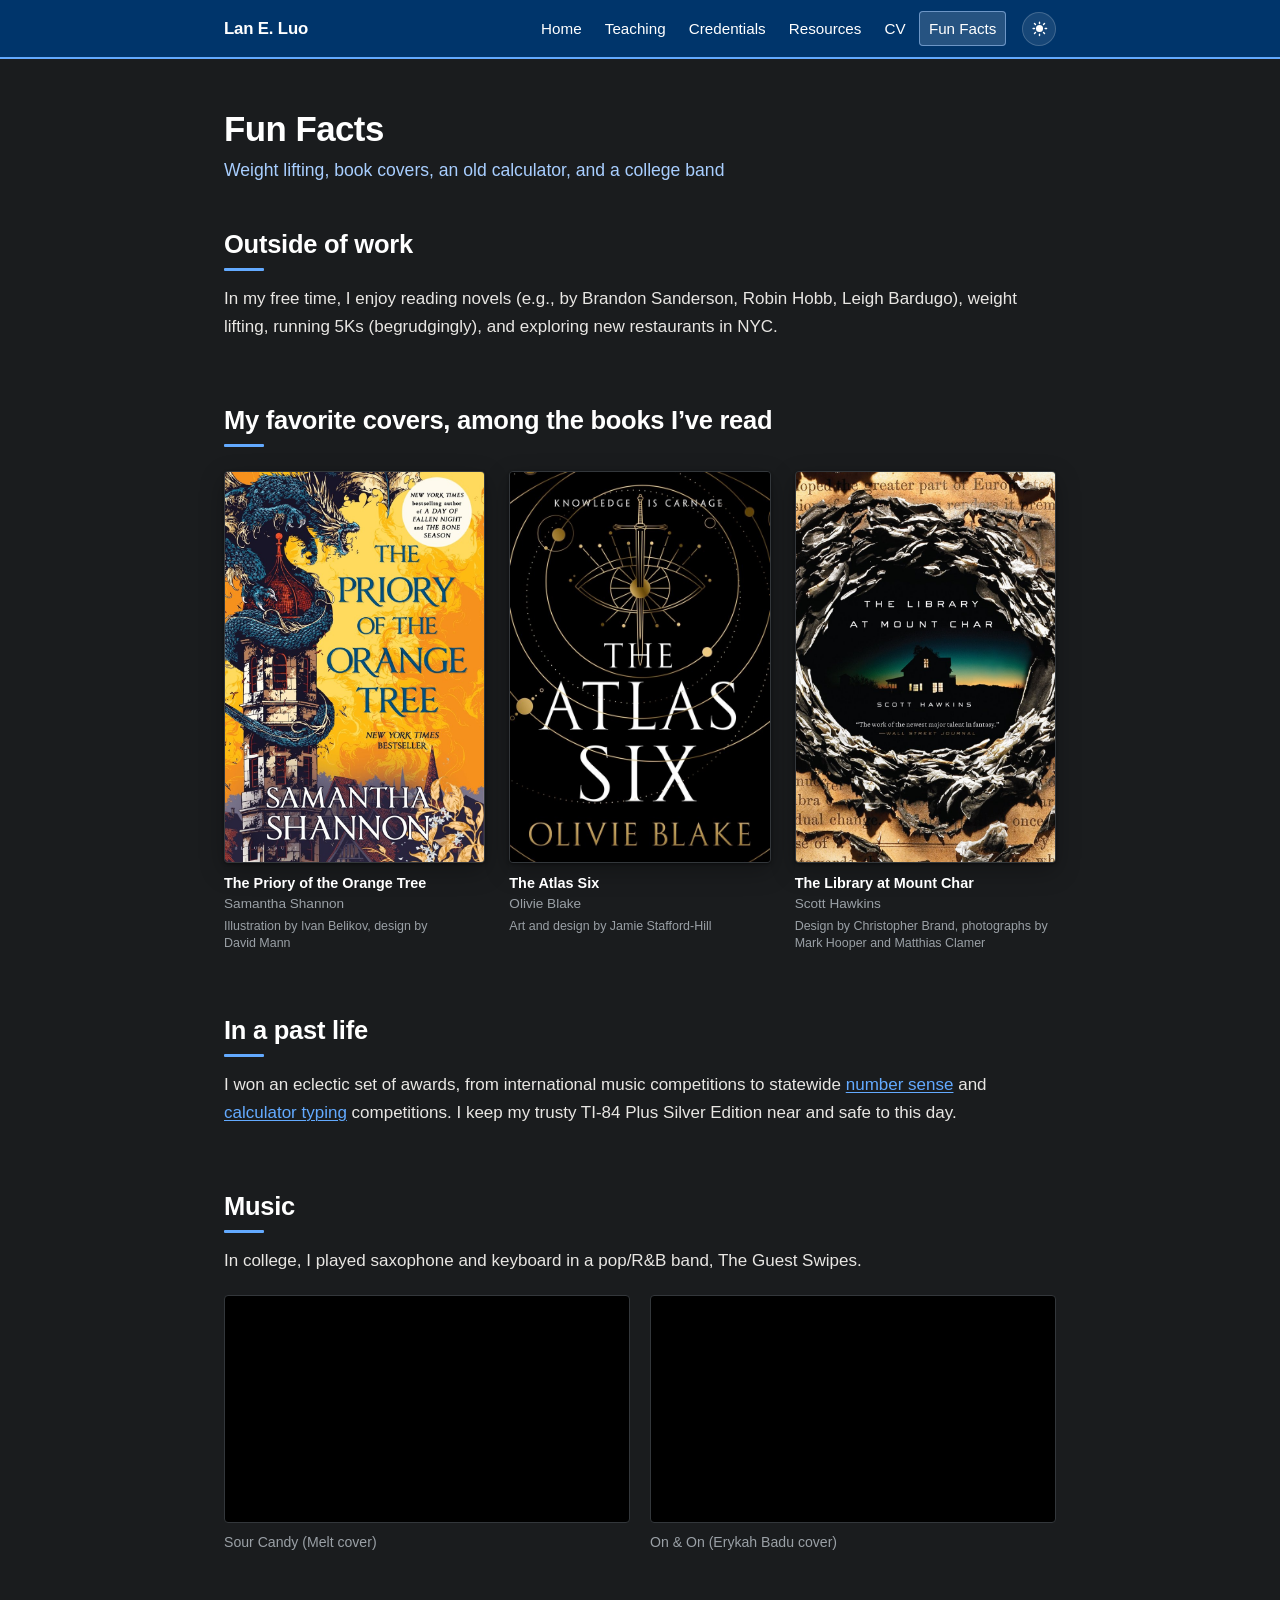
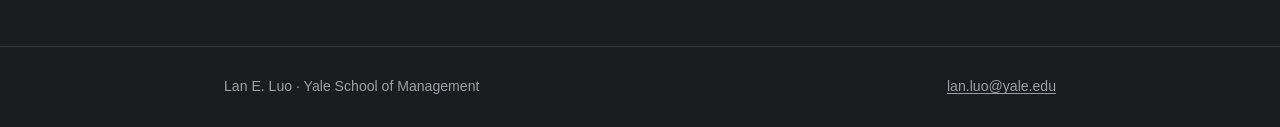
<file: fun.html>
<!DOCTYPE html>
<html lang="en-US" data-theme="dark">
<head>
<meta charset="utf-8">
<meta name="viewport" content="width=device-width, initial-scale=1">
<title>Fun Facts &middot; Lan E. Luo</title>
<meta name="description" content="Favorite book covers, music, and an eclectic set of past-life awards. The non-academic side of Lan E. Luo.">
<link rel="canonical" href="https://www.laneluo.com/fun.html">
<meta property="og:type" content="website">
<meta property="og:title" content="Fun Facts &middot; Lan E. Luo">
<meta property="og:description" content="Favorite book covers, music, and an eclectic set of past-life awards.">
<meta property="og:url" content="https://www.laneluo.com/fun.html">
<link rel="icon" href="assets/img/favicon.svg" type="image/svg+xml">
<link rel="stylesheet" href="assets/style.css?v=11">
<script>
(function(){try{var t=localStorage.getItem("theme");
document.documentElement.setAttribute("data-theme",t==="light"?"light":"dark");}catch(e){}})();
</script>
</head>
<body>

<a class="skip-link" href="#main">Skip to content</a>

<nav class="nav">
  <div class="nav-inner">
    <a class="nav-brand" href="index.html">Lan E. Luo</a>
    <ul class="nav-links">
      <li><a href="index.html">Home</a></li>
      <li><a href="teaching.html">Teaching</a></li>
      <li><a href="credentials.html">Credentials</a></li>
      <li><a href="resources.html">Resources</a></li>
      <li><a href="cv.html">CV</a></li>
      <li><a href="fun.html" aria-current="page">Fun Facts</a></li>
    </ul>
    <button class="theme-toggle" type="button" aria-label="Switch to light mode">
      <svg class="icon-sun" viewBox="0 0 24 24" fill="currentColor" aria-hidden="true"><path d="M12 7a5 5 0 1 0 0 10 5 5 0 0 0 0-10zm0-5a1 1 0 0 1 1 1v2a1 1 0 1 1-2 0V3a1 1 0 0 1 1-1zm0 17a1 1 0 0 1 1 1v2a1 1 0 1 1-2 0v-2a1 1 0 0 1 1-1zM4.22 4.22a1 1 0 0 1 1.42 0l1.41 1.41a1 1 0 0 1-1.41 1.42L4.22 5.64a1 1 0 0 1 0-1.42zm12.73 12.73a1 1 0 0 1 1.41 0l1.42 1.41a1 1 0 0 1-1.42 1.42l-1.41-1.42a1 1 0 0 1 0-1.41zM2 12a1 1 0 0 1 1-1h2a1 1 0 1 1 0 2H3a1 1 0 0 1-1-1zm17 0a1 1 0 0 1 1-1h2a1 1 0 1 1 0 2h-2a1 1 0 0 1-1-1zM4.22 19.78a1 1 0 0 1 0-1.42l1.41-1.41a1 1 0 1 1 1.42 1.41l-1.42 1.42a1 1 0 0 1-1.41 0zM16.95 7.05a1 1 0 0 1 0-1.41l1.41-1.42a1 1 0 1 1 1.42 1.42l-1.42 1.41a1 1 0 0 1-1.41 0z"/></svg>
      <svg class="icon-moon" viewBox="0 0 24 24" fill="currentColor" aria-hidden="true"><path d="M21.64 13a1 1 0 0 0-1.05-.14 8 8 0 0 1-9.45-9.45 1 1 0 0 0-1.19-1.19A10 10 0 1 0 22 14.05a1 1 0 0 0-.36-1.05z"/></svg>
    </button>
  </div>
</nav>

<header class="page-head">
  <div class="wrap">
    <h1>Fun Facts</h1>
    <p class="subtitle">Weight lifting, book covers, an old calculator, and a college band</p>
  </div>
</header>

<main id="main">
  <div class="wrap">

    <section id="outside-work">
      <h2>Outside of work</h2>
      <p>In my free time, I enjoy reading novels (e.g., by Brandon Sanderson, Robin Hobb, Leigh Bardugo), weight lifting, running 5Ks (begrudgingly), and exploring new restaurants in NYC.</p>
    </section>
    <section id="book-covers">
      <h2>My favorite covers, among the books I&rsquo;ve read</h2>
      <ul class="books">
        <li class="book">
          <figure>
            <a class="book-link" href="https://www.amazon.com/dp/1635570298"
               target="_blank" rel="noopener" aria-label="The Priory of the Orange Tree on Amazon">
              <img src="assets/img/priory.jpg?v=2" width="800" height="1215" loading="lazy"
                 alt="Cover of The Priory of the Orange Tree by Samantha Shannon">
            </a>
            <figcaption>
              <span class="book-title">The Priory of the Orange Tree</span>
              <span class="book-author">Samantha Shannon</span>
              <span class="book-credit">Illustration by Ivan Belikov, design by David Mann</span>
            </figcaption>
          </figure>
        </li>
        <li class="book">
          <figure>
            <a class="book-link" href="https://www.amazon.com/dp/1250854512"
               target="_blank" rel="noopener" aria-label="The Atlas Six on Amazon">
              <img src="assets/img/atlas-six.jpg?v=2" width="658" height="1000" loading="lazy"
                 alt="Cover of The Atlas Six by Olivie Blake">
            </a>
            <figcaption>
              <span class="book-title">The Atlas Six</span>
              <span class="book-author">Olivie Blake</span>
              <span class="book-credit">Art and design by Jamie Stafford-Hill</span>
            </figcaption>
          </figure>
        </li>
        <li class="book">
          <figure>
            <a class="book-link" href="https://www.amazon.com/dp/0553418629"
               target="_blank" rel="noopener" aria-label="The Library at Mount Char on Amazon">
              <img src="assets/img/mount-char.jpg?v=2" width="800" height="1246" loading="lazy"
                 alt="Cover of The Library at Mount Char by Scott Hawkins">
            </a>
            <figcaption>
              <span class="book-title">The Library at Mount Char</span>
              <span class="book-author">Scott Hawkins</span>
              <span class="book-credit">Design by Christopher Brand, photographs by Mark Hooper and Matthias Clamer</span>
            </figcaption>
          </figure>
        </li>
      </ul>
    </section>

    <section id="past-life">
      <h2>In a past life</h2>
      <p>I won an eclectic set of awards, from international music competitions to statewide
        <a href="https://drive.google.com/file/d/1F4Jh3bCUX09A6cEV6eHE_wEkwZy8RpmG/view?usp=sharing" target="_blank" rel="noopener">number sense</a> and
        <a href="https://drive.google.com/file/d/1gT97CEynp6iaH4MeKRkR_QSzjfkaVmp2/view?usp=sharing" target="_blank" rel="noopener">calculator typing</a>
        competitions. I keep my trusty TI-84 Plus Silver Edition near and safe to this day.</p>
    </section>

    <section id="music">
      <h2>Music</h2>
      <p>In college, I played saxophone and keyboard in a pop/R&amp;B band, The Guest Swipes.</p>
      <ul class="videos">
        <li>
          <figure>
            <div class="video-frame">
              <iframe src="https://www.youtube-nocookie.com/embed/e87H4c7N2cs" loading="lazy"
                      title="The Guest Swipes performing Sour Candy (Melt cover)"
                      allow="accelerometer; clipboard-write; encrypted-media; gyroscope; picture-in-picture"
                      allowfullscreen></iframe>
            </div>
            <figcaption>Sour Candy (Melt cover)</figcaption>
          </figure>
        </li>
        <li>
          <figure>
            <div class="video-frame">
              <iframe src="https://www.youtube-nocookie.com/embed/pWETrtZ1tDM" loading="lazy"
                      title="The Guest Swipes performing On &amp; On (Erykah Badu cover)"
                      allow="accelerometer; clipboard-write; encrypted-media; gyroscope; picture-in-picture"
                      allowfullscreen></iframe>
            </div>
            <figcaption>On &amp; On (Erykah Badu cover)</figcaption>
          </figure>
        </li>
      </ul>
    </section>

  </div>
</main>

<footer class="footer">
  <div class="wrap">
    <span>Lan E. Luo &middot; Yale School of Management</span>
    <span><a href="mailto:lan.luo@yale.edu">lan.luo@yale.edu</a></span>
  </div>
</footer>

<script src="assets/theme.js?v=8"></script>
</body>
</html>
</file>
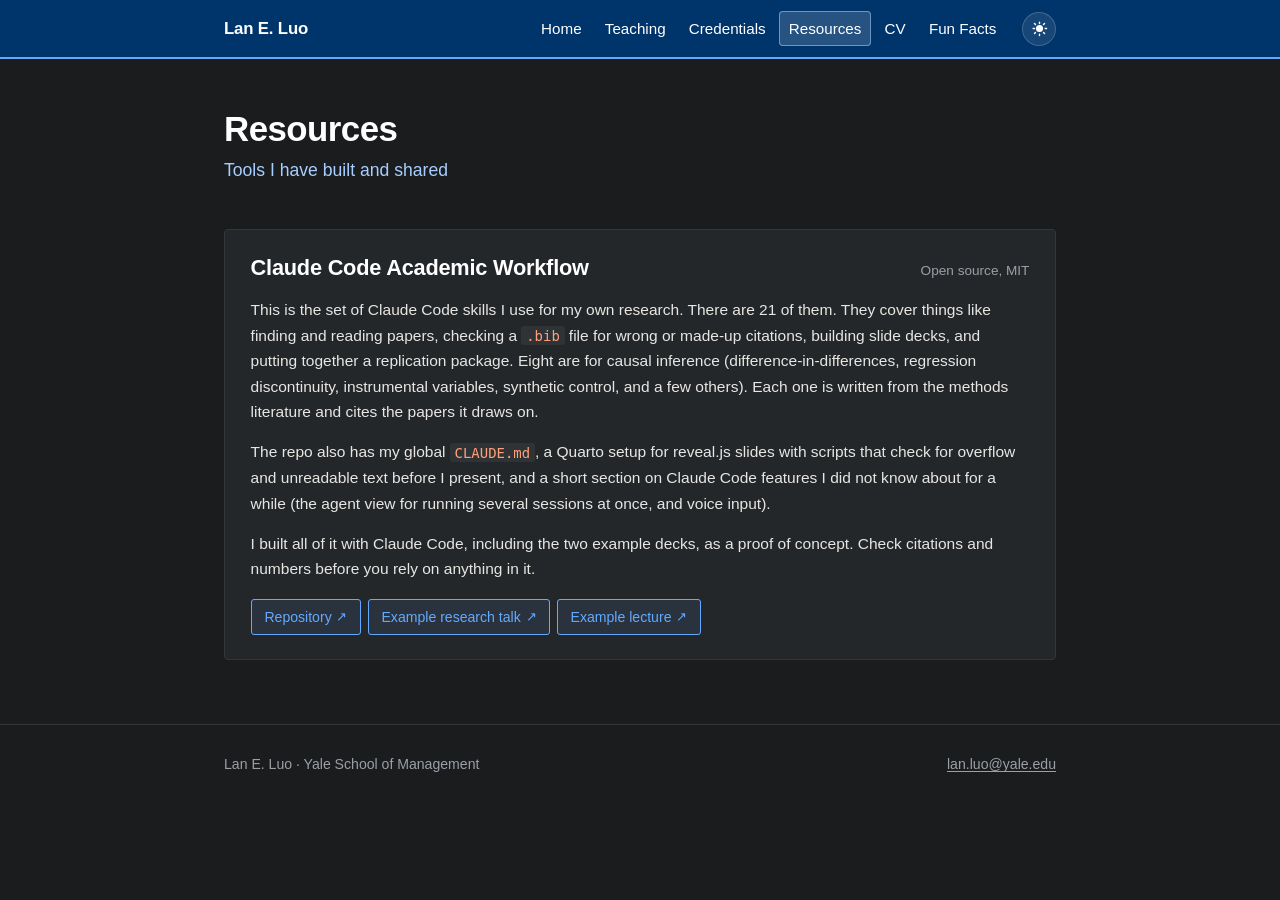
<file: resources.html>
<!DOCTYPE html>
<html lang="en-US" data-theme="dark">
<head>
<meta charset="utf-8">
<meta name="viewport" content="width=device-width, initial-scale=1">
<title>Resources &middot; Lan E. Luo</title>
<meta name="description" content="Tools and materials Lan E. Luo has built and shared, including an open-source academic research workflow for Claude Code.">
<link rel="canonical" href="https://www.laneluo.com/resources.html">
<meta property="og:type" content="website">
<meta property="og:title" content="Resources &middot; Lan E. Luo">
<meta property="og:description" content="Tools and materials I have built and shared.">
<meta property="og:url" content="https://www.laneluo.com/resources.html">
<link rel="icon" href="assets/img/favicon.svg" type="image/svg+xml">
<link rel="stylesheet" href="assets/style.css?v=11">
<script>
(function(){try{var t=localStorage.getItem("theme");
document.documentElement.setAttribute("data-theme",t==="light"?"light":"dark");}catch(e){}})();
</script>
</head>
<body>

<a class="skip-link" href="#main">Skip to content</a>

<nav class="nav">
  <div class="nav-inner">
    <a class="nav-brand" href="index.html">Lan E. Luo</a>
    <ul class="nav-links">
      <li><a href="index.html">Home</a></li>
      <li><a href="teaching.html">Teaching</a></li>
      <li><a href="credentials.html">Credentials</a></li>
      <li><a href="resources.html" aria-current="page">Resources</a></li>
      <li><a href="cv.html">CV</a></li>
      <li><a href="fun.html">Fun Facts</a></li>
    </ul>
    <button class="theme-toggle" type="button" aria-label="Switch to light mode">
      <svg class="icon-sun" viewBox="0 0 24 24" fill="currentColor" aria-hidden="true"><path d="M12 7a5 5 0 1 0 0 10 5 5 0 0 0 0-10zm0-5a1 1 0 0 1 1 1v2a1 1 0 1 1-2 0V3a1 1 0 0 1 1-1zm0 17a1 1 0 0 1 1 1v2a1 1 0 1 1-2 0v-2a1 1 0 0 1 1-1zM4.22 4.22a1 1 0 0 1 1.42 0l1.41 1.41a1 1 0 0 1-1.41 1.42L4.22 5.64a1 1 0 0 1 0-1.42zm12.73 12.73a1 1 0 0 1 1.41 0l1.42 1.41a1 1 0 0 1-1.42 1.42l-1.41-1.42a1 1 0 0 1 0-1.41zM2 12a1 1 0 0 1 1-1h2a1 1 0 1 1 0 2H3a1 1 0 0 1-1-1zm17 0a1 1 0 0 1 1-1h2a1 1 0 1 1 0 2h-2a1 1 0 0 1-1-1zM4.22 19.78a1 1 0 0 1 0-1.42l1.41-1.41a1 1 0 1 1 1.42 1.41l-1.42 1.42a1 1 0 0 1-1.41 0zM16.95 7.05a1 1 0 0 1 0-1.41l1.41-1.42a1 1 0 1 1 1.42 1.42l-1.42 1.41a1 1 0 0 1-1.41 0z"/></svg>
      <svg class="icon-moon" viewBox="0 0 24 24" fill="currentColor" aria-hidden="true"><path d="M21.64 13a1 1 0 0 0-1.05-.14 8 8 0 0 1-9.45-9.45 1 1 0 0 0-1.19-1.19A10 10 0 1 0 22 14.05a1 1 0 0 0-.36-1.05z"/></svg>
    </button>
  </div>
</nav>

<header class="page-head">
  <div class="wrap">
    <h1>Resources</h1>
    <p class="subtitle">Tools I have built and shared</p>
  </div>
</header>

<main id="main">
  <div class="wrap">

    <ul class="resources">

      <li class="resource">
        <div class="resource-head">
          <h2 class="resource-title">Claude Code Academic Workflow</h2>
          <span class="resource-meta">Open source, MIT</span>
        </div>

        <p>This is the set of Claude Code skills I use for my own research. There are 21 of them. They cover things like finding and reading papers, checking a <code>.bib</code> file for wrong or made-up citations, building slide decks, and putting together a replication package. Eight are for causal inference (difference-in-differences, regression discontinuity, instrumental variables, synthetic control, and a few others). Each one is written from the methods literature and cites the papers it draws on.</p>

        <p>The repo also has my global <code>CLAUDE.md</code>, a Quarto setup for reveal.js slides with scripts that check for overflow and unreadable text before I present, and a short section on Claude Code features I did not know about for a while (the agent view for running several sessions at once, and voice input).</p>

        <p>I built all of it with Claude Code, including the two example decks, as a proof of concept. Check citations and numbers before you rely on anything in it.</p>

        <div class="resource-links">
          <a href="https://github.com/ericluo04/claude-academic-workflow" target="_blank" rel="noopener">Repository</a>
          <a href="https://ericluo04.github.io/claude-academic-workflow/talk/talk.html" target="_blank" rel="noopener">Example research talk</a>
          <a href="https://ericluo04.github.io/claude-academic-workflow/lectures/w03-evaluation.html" target="_blank" rel="noopener">Example lecture</a>
        </div>
      </li>

    </ul>

  </div>
</main>

<footer class="footer">
  <div class="wrap">
    <span>Lan E. Luo &middot; Yale School of Management</span>
    <span><a href="mailto:lan.luo@yale.edu">lan.luo@yale.edu</a></span>
  </div>
</footer>

<script src="assets/theme.js?v=8"></script>
</body>
</html>
</file>
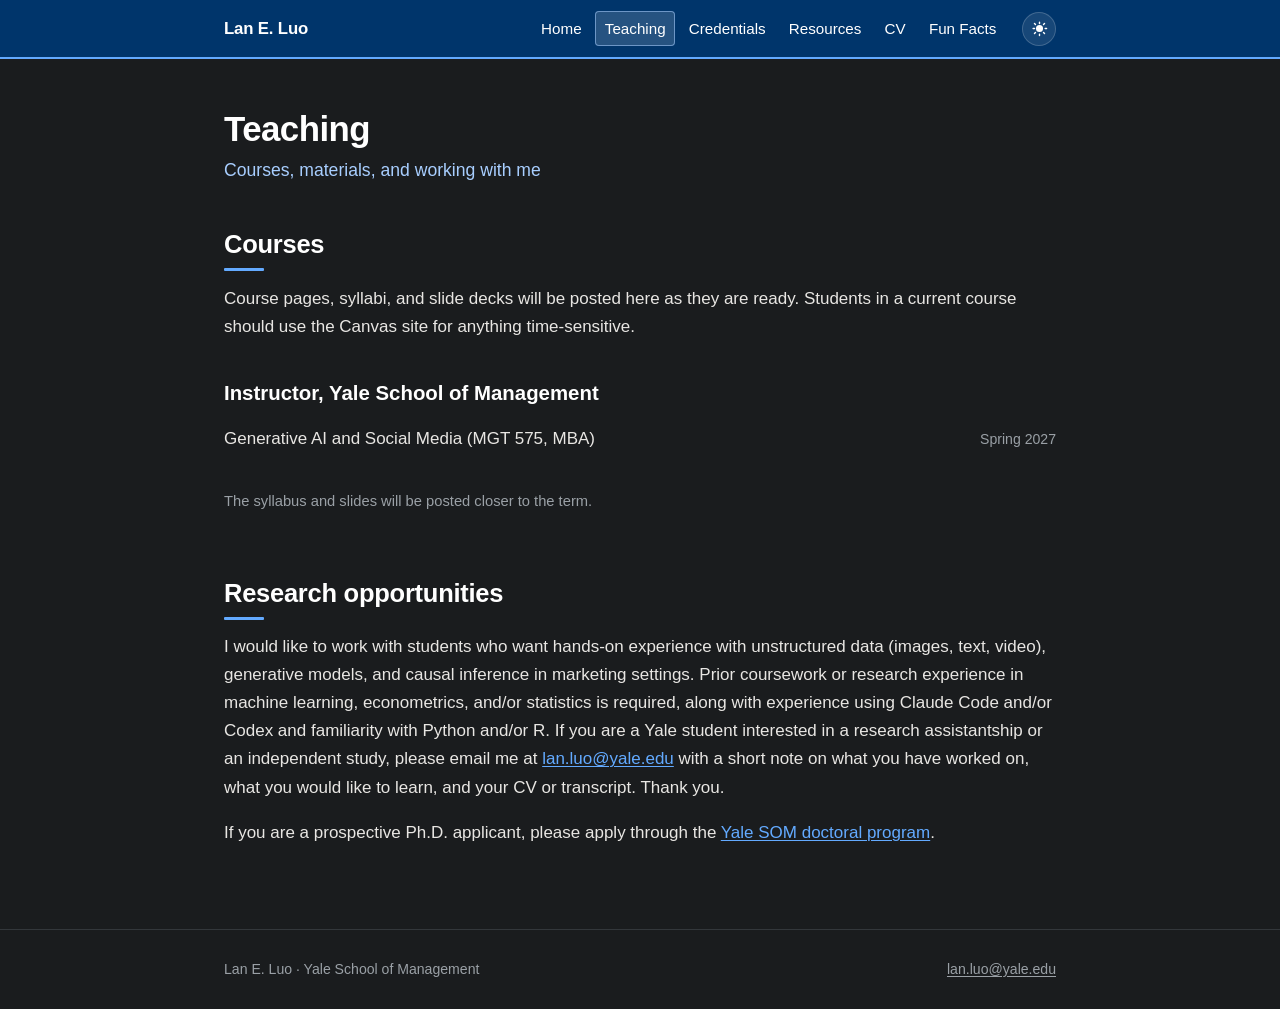
<file: teaching.html>
<!DOCTYPE html>
<html lang="en-US" data-theme="dark">
<head>
<meta charset="utf-8">
<meta name="viewport" content="width=device-width, initial-scale=1">
<title>Teaching &middot; Lan E. Luo</title>
<meta name="description" content="Teaching materials, course syllabi, and teaching history for Lan E. Luo, Assistant Professor of Marketing at the Yale School of Management.">
<link rel="canonical" href="https://www.laneluo.com/teaching.html">
<meta property="og:type" content="website">
<meta property="og:title" content="Teaching &middot; Lan E. Luo">
<meta property="og:description" content="Course materials, syllabi, and teaching history.">
<meta property="og:url" content="https://www.laneluo.com/teaching.html">
<link rel="icon" href="assets/img/favicon.svg" type="image/svg+xml">
<link rel="stylesheet" href="assets/style.css?v=11">
<script>
(function(){try{var t=localStorage.getItem("theme");
document.documentElement.setAttribute("data-theme",t==="light"?"light":"dark");}catch(e){}})();
</script>
</head>
<body>

<a class="skip-link" href="#main">Skip to content</a>

<nav class="nav">
  <div class="nav-inner">
    <a class="nav-brand" href="index.html">Lan E. Luo</a>
    <ul class="nav-links">
      <li><a href="index.html">Home</a></li>
      <li><a href="teaching.html" aria-current="page">Teaching</a></li>
      <li><a href="credentials.html">Credentials</a></li>
      <li><a href="resources.html">Resources</a></li>
      <li><a href="cv.html">CV</a></li>
      <li><a href="fun.html">Fun Facts</a></li>
    </ul>
    <button class="theme-toggle" type="button" aria-label="Switch to light mode">
      <svg class="icon-sun" viewBox="0 0 24 24" fill="currentColor" aria-hidden="true"><path d="M12 7a5 5 0 1 0 0 10 5 5 0 0 0 0-10zm0-5a1 1 0 0 1 1 1v2a1 1 0 1 1-2 0V3a1 1 0 0 1 1-1zm0 17a1 1 0 0 1 1 1v2a1 1 0 1 1-2 0v-2a1 1 0 0 1 1-1zM4.22 4.22a1 1 0 0 1 1.42 0l1.41 1.41a1 1 0 0 1-1.41 1.42L4.22 5.64a1 1 0 0 1 0-1.42zm12.73 12.73a1 1 0 0 1 1.41 0l1.42 1.41a1 1 0 0 1-1.42 1.42l-1.41-1.42a1 1 0 0 1 0-1.41zM2 12a1 1 0 0 1 1-1h2a1 1 0 1 1 0 2H3a1 1 0 0 1-1-1zm17 0a1 1 0 0 1 1-1h2a1 1 0 1 1 0 2h-2a1 1 0 0 1-1-1zM4.22 19.78a1 1 0 0 1 0-1.42l1.41-1.41a1 1 0 1 1 1.42 1.41l-1.42 1.42a1 1 0 0 1-1.41 0zM16.95 7.05a1 1 0 0 1 0-1.41l1.41-1.42a1 1 0 1 1 1.42 1.42l-1.42 1.41a1 1 0 0 1-1.41 0z"/></svg>
      <svg class="icon-moon" viewBox="0 0 24 24" fill="currentColor" aria-hidden="true"><path d="M21.64 13a1 1 0 0 0-1.05-.14 8 8 0 0 1-9.45-9.45 1 1 0 0 0-1.19-1.19A10 10 0 1 0 22 14.05a1 1 0 0 0-.36-1.05z"/></svg>
    </button>
  </div>
</nav>

<header class="page-head">
  <div class="wrap">
    <h1>Teaching</h1>
    <p class="subtitle">Courses, materials, and working with me</p>
  </div>
</header>

<main id="main">
  <div class="wrap">

    <section id="courses">
      <h2>Courses</h2>
      <p>Course pages, syllabi, and slide decks will be posted here as they are ready. Students in a current course should use the Canvas site for anything time-sensitive.</p>
      <h3>Instructor, Yale School of Management</h3>
      <ul class="entries">
        <li>
          <span class="what">Generative AI and Social Media (MGT 575, MBA)</span>
          <span class="when">Spring 2027</span>
        </li>
      </ul>
      <p class="note">The syllabus and slides will be posted closer to the term.</p>
    </section>

    <section id="research-opportunities">
      <h2>Research opportunities</h2>
      <p>I would like to work with students who want hands-on experience with unstructured data (images, text, video), generative models, and causal inference in marketing settings. Prior coursework or research experience in machine learning, econometrics, and/or statistics is required, along with experience using Claude Code and/or Codex and familiarity with Python and/or R. If you are a Yale student interested in a research assistantship or an independent study, please email me at <a href="mailto:lan.luo@yale.edu">lan.luo@yale.edu</a> with a short note on what you have worked on, what you would like to learn, and your CV or transcript. Thank you.</p>
      <p>If you are a prospective Ph.D. applicant, please apply through the <a href="https://som.yale.edu/programs/phd" target="_blank" rel="noopener">Yale SOM doctoral program</a>.</p>
    </section>

  </div>
</main>

<footer class="footer">
  <div class="wrap">
    <span>Lan E. Luo &middot; Yale School of Management</span>
    <span><a href="mailto:lan.luo@yale.edu">lan.luo@yale.edu</a></span>
  </div>
</footer>

<script src="assets/theme.js?v=8"></script>
</body>
</html>
</file>
<file: assets/style.css>
/* ---------------------------------------------------------------------------
   laneluo.com

   Palette, type scale, and the h2 accent bar are ported from
   ~/teaching/sample-ai-course/assets/yale-site.scss so this site reads as one
   system with the lecture decks. Dark is the default; the light values come
   from ~/.claude/assets/quarto-yale/yale-talk.scss.

   Note the inversion between the two: on the dark ground Yale blue #00356b
   measures 1.4:1 and is banned from body text, appearing only in the navbar
   where white on it is 12.2:1. On the light ground it becomes the heading ink.
   That is why --accent is a different hue in each theme rather than one value.

   Fonts are system stacks on purpose. A webfont would make every page fetch at
   display time, and the decks avoid it for the same reason.
--------------------------------------------------------------------------- */

/* --- Theme tokens -------------------------------------------------------- */

:root {
  --nav-bg: #00356b;
  --nav-fg: #ffffff;
  --nav-hl: #a8ceff;
  --nav-rule: #63aaff;

  --content-width: 880px;
  --gutter: 1.5rem;

  --font-sans: -apple-system, BlinkMacSystemFont, "Segoe UI", "Helvetica Neue",
    Helvetica, Arial, sans-serif;
  --font-mono: ui-monospace, "SF Mono", SFMono-Regular, Menlo, Consolas, monospace;

  --size-base: 1.0625rem;   /* 17px */
  --leading: 1.65;

  --space-h2-above: 4rem;
  --space-h2-below: 0.85rem;
  --space-block: 1.75rem;

  --radius: 4px;
  --radius-sm: 3px;
}

:root,
[data-theme="dark"] {
  color-scheme: dark;

  --bg: #1a1c1e;
  --raised: #24272a;
  --raised-high: #2b2f33;
  --hairline: #33373b;

  --ink: #e8e6e3;
  --ink-strong: #ffffff;
  --muted: #9aa0a6;

  --link: #63aaff;
  --link-hover: #a8ceff;
  --accent: #63aaff;
  --accent-soft: #a8ceff;

  --hover-tint: rgba(99, 170, 255, 0.09);
  --code-bg: rgba(255, 255, 255, 0.055);
  --code-fg: #ffa07a;
  --select-bg: rgba(99, 170, 255, 0.32);
  --shadow: 0 1px 3px rgba(0, 0, 0, 0.4), 0 8px 24px rgba(0, 0, 0, 0.28);
  --shadow-lift: 0 4px 8px rgba(0, 0, 0, 0.3), 0 14px 34px rgba(0, 0, 0, 0.26);
}

[data-theme="light"] {
  color-scheme: light;

  --bg: #ffffff;
  --raised: #f7f8fa;
  --raised-high: #eef1f5;
  --hairline: #d8d8d8;

  --ink: #1a1a1a;
  --ink-strong: #00356b;
  --muted: #4a4a4a;

  --link: #286dc0;
  --link-hover: #00356b;
  --accent: #00356b;
  --accent-soft: #286dc0;

  --hover-tint: rgba(40, 109, 192, 0.07);
  --code-bg: #f0f2f5;
  --code-fg: #00356b;
  --select-bg: rgba(99, 170, 255, 0.35);
  --shadow: 0 1px 2px rgba(0, 0, 0, 0.06), 0 8px 24px rgba(0, 0, 0, 0.07);
  --shadow-lift: 0 3px 6px rgba(0, 0, 0, 0.09), 0 14px 30px rgba(0, 0, 0, 0.11);
}

/* --- Reset and base ------------------------------------------------------ */

*,
*::before,
*::after {
  box-sizing: border-box;
}

html {
  -webkit-text-size-adjust: 100%;
  scroll-behavior: smooth;
}

@media (prefers-reduced-motion: reduce) {
  html { scroll-behavior: auto; }
  *, *::before, *::after {
    animation-duration: 0.01ms !important;
    animation-iteration-count: 1 !important;
    transition-duration: 0.01ms !important;
  }
}

body {
  margin: 0;
  background: var(--bg);
  color: var(--ink);
  font-family: var(--font-sans);
  font-size: var(--size-base);
  line-height: var(--leading);
  -webkit-font-smoothing: antialiased;
  text-rendering: optimizeLegibility;
  transition: background-color 0.18s ease, color 0.18s ease;
}

::selection {
  background: var(--select-bg);
}

img {
  max-width: 100%;
  height: auto;
  display: block;
}

a {
  color: var(--link);
  text-decoration: underline;
  text-decoration-thickness: 1px;
  text-underline-offset: 0.14em;
  transition: color 0.14s ease;
}

a:hover {
  color: var(--link-hover);
}

*:focus-visible {
  outline: 2px solid var(--accent);
  outline-offset: 2px;
  border-radius: 2px;
}

code {
  font-family: var(--font-mono);
  font-size: 0.9em;
  background: var(--code-bg);
  color: var(--code-fg);
  padding: 0.12em 0.34em;
  border-radius: var(--radius-sm);
}

hr {
  border: 0;
  border-top: 1px solid var(--hairline);
  margin: 2.5rem 0;
}

.skip-link {
  position: absolute;
  left: -9999px;
  top: 0;
  background: var(--nav-bg);
  color: #fff;
  padding: 0.6rem 1rem;
  z-index: 200;
  text-decoration: none;
}

.skip-link:focus {
  left: 0;
}

/* --- Typography ---------------------------------------------------------- */

h1, h2, h3, h4 {
  color: var(--ink-strong);
  font-weight: 600;
  line-height: 1.25;
}

h1 {
  font-size: calc(var(--size-base) * 2.05);
  letter-spacing: -0.015em;
  margin: 0 0 0.2rem;
}

h2 {
  font-size: calc(var(--size-base) * 1.5);
  letter-spacing: -0.01em;
  margin: var(--space-h2-above) 0 var(--space-h2-below);
}

/* The accent bar under every h2. This is the shape that ties the site to the
   decks, where it appears at 7rem wide and 4px thick. */
h2::after {
  content: "";
  display: block;
  width: 2.5rem;
  height: 3px;
  margin: 0.45rem 0 0;
  background: var(--accent);
  border-radius: 1px;
}

h3 {
  font-size: calc(var(--size-base) * 1.2);
  margin: calc(var(--space-h2-above) * 0.62) 0 0.6rem;
}

h4 {
  font-size: calc(var(--size-base) * 1.05);
  color: var(--accent-soft);
  margin: calc(var(--space-h2-above) * 0.45) 0 0.5rem;
}

p {
  margin: 0 0 1.1rem;
}

.lead {
  font-size: 1.1rem;
}

.muted {
  color: var(--muted);
}

.note {
  color: var(--muted);
  font-size: 0.92rem;
}

/* --- Navbar -------------------------------------------------------------- */

.nav {
  position: sticky;
  top: 0;
  z-index: 100;
  background: var(--nav-bg);
  border-bottom: 2px solid var(--nav-rule);
}

.nav-inner {
  max-width: var(--content-width);
  margin-inline: auto;
  padding: 0.7rem var(--gutter);
  display: flex;
  align-items: center;
  gap: 1rem;
  flex-wrap: wrap;
}

.nav-brand {
  color: var(--nav-fg);
  font-weight: 600;
  font-size: 1.05rem;
  letter-spacing: -0.01em;
  text-decoration: none;
  margin-right: auto;
  white-space: nowrap;
}

.nav-brand:hover {
  color: var(--nav-hl);
}

.nav-links {
  display: flex;
  align-items: center;
  gap: 0.25rem;
  list-style: none;
  margin: 0;
  padding: 0;
}

.nav-links a {
  display: block;
  color: var(--nav-fg);
  font-weight: 500;
  font-size: 0.95rem;
  text-decoration: none;
  padding: 0.3rem 0.6rem;
  border-radius: var(--radius);
  white-space: nowrap;
}

.nav-links a:hover {
  color: var(--nav-hl);
  background: rgba(255, 255, 255, 0.07);
}

/* The current tab reads as a filled chip with a pale ring. An underline here
   sat right above the navbar's own 2px rule and the pair looked like a brace. */
.nav-links a[aria-current="page"] {
  color: var(--nav-fg);
  background: rgba(255, 255, 255, 0.15);
  box-shadow: inset 0 0 0 1px rgba(168, 206, 255, 0.55);
}

.nav-links a[aria-current="page"]:hover {
  color: var(--nav-fg);
  background: rgba(255, 255, 255, 0.22);
}

/* --- Theme toggle -------------------------------------------------------- */

.theme-toggle {
  display: inline-flex;
  align-items: center;
  justify-content: center;
  width: 34px;
  height: 34px;
  flex: 0 0 auto;
  background: rgba(255, 255, 255, 0.09);
  border: 1px solid rgba(255, 255, 255, 0.18);
  border-radius: 50%;
  color: var(--nav-fg);
  cursor: pointer;
  padding: 0;
  transition: background-color 0.14s ease, color 0.14s ease;
}

.theme-toggle:hover {
  background: rgba(255, 255, 255, 0.18);
  color: var(--nav-hl);
}

.theme-toggle svg {
  width: 17px;
  height: 17px;
  display: block;
}

/* Sun shows in dark mode (click for light), moon shows in light mode. */
.theme-toggle .icon-sun { display: none; }
.theme-toggle .icon-moon { display: block; }
[data-theme="dark"] .theme-toggle .icon-sun { display: block; }
[data-theme="dark"] .theme-toggle .icon-moon { display: none; }

/* --- Layout -------------------------------------------------------------- */

.wrap {
  max-width: var(--content-width);
  margin-inline: auto;
  padding: 0 var(--gutter);
}

main {
  padding-bottom: 4rem;
}

section {
  scroll-margin-top: 5rem;
}

/* An h2 opening a page sits closer to the masthead than the 4rem section
   rhythm, which is tuned for gaps between sections rather than the first one. */
main > .wrap > section:first-child > h2:first-child,
main > .wrap > h2:first-child {
  margin-top: 2.75rem;
}

/* --- Page head (interior pages) ------------------------------------------ */

.page-head {
  padding: 3rem 0 0;
}

.page-head .subtitle {
  color: var(--accent-soft);
  font-size: 1.1rem;
  font-weight: 400;
  margin: 0.35rem 0 0;
}

/* --- Hero (home) --------------------------------------------------------- */

.hero {
  padding: 3.25rem 0 0.5rem;
  display: grid;
  grid-template-columns: minmax(0, 1fr) 260px;
  gap: 2.75rem;
  align-items: start;
}

.hero-title {
  margin-bottom: 0.35rem;
}

.hero-role {
  color: var(--accent-soft);
  font-size: 1.1rem;
  margin: 0 0 1.6rem;
}

.hero-photo {
  width: 260px;
  aspect-ratio: 1 / 1;
  object-fit: cover;
  border-radius: var(--radius);
  border: 1px solid var(--hairline);
  box-shadow: var(--shadow);
}

/* --- Social / link buttons ----------------------------------------------- */

.links-row {
  display: flex;
  flex-wrap: wrap;
  gap: 0.6rem;
  margin: 1.6rem 0 0;
  padding: 0;
  list-style: none;
}

.btn {
  display: inline-flex;
  align-items: center;
  gap: 0.45rem;
  padding: 0.42rem 0.85rem;
  font-size: 0.92rem;
  font-weight: 500;
  color: var(--ink);
  background: var(--raised);
  border: 1px solid var(--hairline);
  border-radius: var(--radius);
  text-decoration: none;
  transition: background-color 0.14s ease, border-color 0.14s ease,
    color 0.14s ease, transform 0.14s ease;
}

.btn:hover {
  color: var(--ink-strong);
  background: var(--raised-high);
  border-color: var(--accent);
  transform: translateY(-1px);
}

.btn svg {
  width: 16px;
  height: 16px;
  flex: 0 0 auto;
  fill: currentColor;
}

.btn-primary {
  color: #fff;
  background: var(--nav-bg);
  border-color: var(--nav-bg);
}

.btn-primary:hover {
  color: #fff;
  background: #004a92;
  border-color: var(--nav-rule);
}

/* --- Publication list ---------------------------------------------------- */

.pubs {
  list-style: none;
  margin: 0;
  padding: 0;
  counter-reset: pub;
}

.pubs > li {
  position: relative;
  padding: 0 0 0 2.1rem;
  margin: 0 0 1.9rem;
}

.pubs > li::before {
  counter-increment: pub;
  content: counter(pub);
  position: absolute;
  left: 0;
  top: 0.16em;
  width: 1.4rem;
  height: 1.4rem;
  display: flex;
  align-items: center;
  justify-content: center;
  font-size: 0.78rem;
  font-weight: 600;
  font-variant-numeric: tabular-nums;
  color: var(--accent);
  background: var(--raised);
  border: 1px solid var(--hairline);
  border-radius: 50%;
}

.pub-title {
  display: block;
  color: var(--ink-strong);
  font-weight: 600;
  font-size: 1.06rem;
  line-height: 1.35;
  margin-bottom: 0.22rem;
}

.pub-authors {
  display: block;
  font-size: 0.96rem;
  margin-bottom: 0.12rem;
}

.pub-authors .me {
  font-weight: 700;
  color: var(--ink-strong);
}

.pub-venue {
  display: block;
  color: var(--muted);
  font-style: italic;
  font-size: 0.94rem;
}

.pub-links {
  display: flex;
  flex-wrap: wrap;
  gap: 0.4rem;
  margin-top: 0.6rem;
}

.pub-links a {
  font-size: 0.85rem;
  font-weight: 500;
  text-decoration: none;
  padding: 0.16rem 0.55rem;
  border: 1px solid var(--hairline);
  border-radius: var(--radius-sm);
  background: var(--raised);
  color: var(--link);
  transition: border-color 0.14s ease, background-color 0.14s ease,
    color 0.14s ease;
}

.pub-links a:hover {
  color: var(--link-hover);
  border-color: var(--accent);
  background: var(--hover-tint);
}

/* --- Collapsible abstracts ----------------------------------------------- */

details.abstract {
  margin-top: 0.6rem;
}

details.abstract > summary {
  display: inline-flex;
  align-items: center;
  gap: 0.35rem;
  cursor: pointer;
  list-style: none;
  color: var(--muted);
  font-size: 0.85rem;
  font-weight: 500;
  letter-spacing: 0.04em;
  text-transform: uppercase;
  user-select: none;
  padding: 0.1rem 0;
  transition: color 0.14s ease;
}

details.abstract > summary::-webkit-details-marker {
  display: none;
}

details.abstract > summary:hover {
  color: var(--accent);
}

details.abstract > summary::before {
  content: "";
  width: 0;
  height: 0;
  border-left: 5px solid currentColor;
  border-top: 4px solid transparent;
  border-bottom: 4px solid transparent;
  transition: transform 0.15s ease;
}

details.abstract[open] > summary::before {
  transform: rotate(90deg);
}

details.abstract[open] > summary {
  color: var(--accent);
}

.abstract-body {
  margin-top: 0.65rem;
  padding: 0.9rem 1.1rem;
  background: var(--raised);
  border: 1px solid var(--hairline);
  border-left: 3px solid var(--accent);
  border-radius: 0 var(--radius-sm) var(--radius-sm) 0;
  font-size: 0.95rem;
  line-height: 1.6;
  color: var(--ink);
}

.abstract-body p:last-child {
  margin-bottom: 0;
}

/* --- Generic entry lists (awards, coursework, teaching) ------------------- */

.entries {
  list-style: none;
  margin: 0 0 var(--space-block);
  padding: 0;
}

.entries > li {
  padding: 0.55rem 0;
  border-bottom: 1px solid var(--hairline);
  display: flex;
  flex-wrap: wrap;
  gap: 0.35rem 1rem;
  align-items: baseline;
  justify-content: space-between;
}

.entries > li:last-child {
  border-bottom: none;
}

.entries .what {
  flex: 1 1 auto;
  min-width: 0;
}

.entries .when {
  flex: 0 0 auto;
  color: var(--muted);
  font-size: 0.88rem;
  font-variant-numeric: tabular-nums;
  white-space: nowrap;
}

.entries .who {
  display: block;
  color: var(--muted);
  font-size: 0.9rem;
}

/* --- Credential blocks --------------------------------------------------- */

.record {
  padding: 1rem 1.15rem;
  margin-bottom: 1rem;
  background: var(--raised);
  border: 1px solid var(--hairline);
  border-radius: var(--radius);
}

.record-head {
  display: flex;
  flex-wrap: wrap;
  gap: 0.2rem 1rem;
  align-items: baseline;
  justify-content: space-between;
}

.record-org {
  color: var(--ink-strong);
  font-weight: 600;
  font-size: 1.02rem;
}

.record-where,
.record-when {
  color: var(--muted);
  font-size: 0.9rem;
}

.record-when {
  font-variant-numeric: tabular-nums;
  white-space: nowrap;
}

.record-detail {
  margin: 0.35rem 0 0;
  font-size: 0.95rem;
}

.record ul {
  margin: 0.6rem 0 0;
  padding-left: 1.15rem;
}

.record ul li {
  margin-bottom: 0.25rem;
}

.record ul li::marker {
  color: var(--accent);
}

/* --- Fun facts: book covers ---------------------------------------------- */

.books {
  display: grid;
  grid-template-columns: repeat(auto-fit, minmax(160px, 1fr));
  gap: 1.5rem;
  margin: 1.5rem 0 var(--space-block);
  padding: 0;
  list-style: none;
}

.book figure {
  margin: 0;
}

/* Each cover links to the edition it actually shows. The hover lift below was
   already there and now reads as the click affordance. */
.book-link {
  display: block;
  text-decoration: none;
  border-radius: var(--radius);
}

.book-link:focus-visible {
  outline: 2px solid var(--accent);
  outline-offset: 3px;
}

.book img {
  width: 100%;
  aspect-ratio: 2 / 3;
  object-fit: cover;
  border-radius: var(--radius);
  border: 1px solid var(--hairline);
  box-shadow: var(--shadow);
  transition: transform 0.18s ease, box-shadow 0.18s ease;
}

.book:hover img {
  transform: translateY(-3px);
  box-shadow: var(--shadow-lift);
}

.book figcaption {
  margin-top: 0.65rem;
  font-size: 0.9rem;
  line-height: 1.4;
}

.book .book-title {
  display: block;
  color: var(--ink-strong);
  font-weight: 600;
}

.book .book-author {
  display: block;
  color: var(--muted);
  font-size: 0.85rem;
}

/* Credit line. Smaller and quieter than the author, because on this page the
   author identifies the book and the credit names who made the thing. */
.book .book-credit {
  display: block;
  margin-top: 0.32rem;
  color: var(--muted);
  font-size: 0.78rem;
  line-height: 1.35;
  text-wrap: pretty;
}

/* --- Resource cards ------------------------------------------------------ */

.resources {
  list-style: none;
  margin: 2.75rem 0 0;
  padding: 0;
  display: grid;
  gap: 1.25rem;
}

.resource {
  padding: 1.5rem 1.6rem;
  background: var(--raised);
  border: 1px solid var(--hairline);
  border-radius: var(--radius);
  transition: border-color 0.16s ease, background-color 0.16s ease;
}

.resource:hover {
  border-color: var(--accent);
  background: var(--raised-high);
}

.resource-head {
  display: flex;
  flex-wrap: wrap;
  gap: 0.3rem 1rem;
  align-items: baseline;
  justify-content: space-between;
  margin-bottom: 0.9rem;
}

/* Reuses the h2 size without the section accent bar, which belongs to page
   structure rather than to a card sitting inside it. */
.resource-title {
  margin: 0;
  font-size: calc(var(--size-base) * 1.28);
  line-height: 1.3;
}

.resource-title::after {
  content: none;
}

.resource-meta {
  flex: 0 0 auto;
  color: var(--muted);
  font-size: 0.85rem;
  white-space: nowrap;
}

.resource p {
  font-size: 0.97rem;
  margin-bottom: 0.9rem;
}

.resource p:last-of-type {
  margin-bottom: 0;
}

.resource-links {
  display: flex;
  flex-wrap: wrap;
  gap: 0.4rem;
  margin-top: 1.1rem;
}

.resource-links a {
  display: inline-flex;
  align-items: center;
  gap: 0.3rem;
  font-size: 0.88rem;
  font-weight: 500;
  text-decoration: none;
  padding: 0.34rem 0.8rem;
  border: 1px solid var(--accent);
  border-radius: var(--radius-sm);
  background: var(--hover-tint);
  color: var(--link);
  transition: background-color 0.14s ease, color 0.14s ease, transform 0.14s ease;
}

.resource-links a::after {
  content: "\2197";
  font-size: 0.9em;
}

.resource-links a:hover {
  color: var(--ink-strong);
  background: var(--accent);
  transform: translateY(-1px);
}

[data-theme="dark"] .resource-links a:hover {
  color: #14161a;
}

[data-theme="light"] .resource-links a:hover {
  color: #ffffff;
}

/* --- Video embeds -------------------------------------------------------- */

.videos {
  display: grid;
  grid-template-columns: repeat(auto-fit, minmax(280px, 1fr));
  gap: 1.25rem;
  margin: 1.25rem 0 var(--space-block);
  padding: 0;
  list-style: none;
}

.videos figure {
  margin: 0;
}

.video-frame {
  position: relative;
  aspect-ratio: 16 / 9;
  border-radius: var(--radius);
  overflow: hidden;
  border: 1px solid var(--hairline);
  background: #000;
}

.video-frame iframe {
  position: absolute;
  inset: 0;
  width: 100%;
  height: 100%;
  border: 0;
}

.videos figcaption {
  margin-top: 0.5rem;
  font-size: 0.88rem;
  color: var(--muted);
}

/* --- CV page ------------------------------------------------------------- */

.cv-frame {
  width: 100%;
  height: min(85vh, 1000px);
  border: 1px solid var(--hairline);
  border-radius: var(--radius);
  background: var(--raised);
  margin-bottom: 1.25rem;
}

/* --- Callout ------------------------------------------------------------- */

.callout {
  padding: 0.85rem 1.1rem;
  margin: 1.5rem 0 var(--space-block);
  background: var(--raised);
  border: 1px solid var(--hairline);
  border-left: 3px solid var(--accent);
  border-radius: 0 var(--radius-sm) var(--radius-sm) 0;
  font-size: 0.95rem;
}

.callout p:last-child {
  margin-bottom: 0;
}

/* --- Footer -------------------------------------------------------------- */

.footer {
  border-top: 1px solid var(--hairline);
  background: var(--bg);
  color: var(--muted);
  font-size: 0.88rem;
  padding: 1.75rem 0;
}

.footer .wrap {
  display: flex;
  flex-wrap: wrap;
  gap: 0.5rem 1.5rem;
  justify-content: space-between;
  align-items: baseline;
}

.footer a {
  color: var(--muted);
}

.footer a:hover {
  color: var(--accent-soft);
}

/* --- Responsive ---------------------------------------------------------- */

@media (max-width: 780px) {
  .hero {
    grid-template-columns: 1fr;
    gap: 1.75rem;
    padding-top: 2.25rem;
  }

  .hero-photo {
    width: 190px;
    order: -1;
  }

  .nav-inner {
    padding-inline: 1rem;
  }

  .nav-brand {
    font-size: 1rem;
  }

  /* One row, never two, and never a scroller. The tabs drop to their own line
     below the brand so they get the full width, then type and padding scale
     with the viewport so all six fit side by side down to a 320px phone. An
     earlier horizontal scroll here had no visual cue and hid the last tab. */
  .nav-links {
    order: 3;
    width: 100%;
    flex-wrap: nowrap;
    justify-content: center;
    gap: 0.1rem;
  }

  .nav-links a {
    font-size: clamp(0.6rem, 3.05vw, 0.85rem);
    padding: 0.3rem clamp(0.1rem, 0.8vw, 0.42rem);
  }

  .wrap {
    padding-inline: 1rem;
  }

  :root {
    --space-h2-above: 3rem;
  }

  h1 {
    font-size: calc(var(--size-base) * 1.7);
  }

  .entries > li {
    flex-direction: column;
    gap: 0.15rem;
  }

  .cv-frame {
    height: min(70vh, 700px);
  }

  .resource {
    padding: 1.15rem 1.15rem;
  }

  .resource-head {
    flex-direction: column;
    gap: 0.15rem;
  }

  .resource-meta {
    white-space: normal;
  }
}

@media (max-width: 420px) {
  .books {
    grid-template-columns: repeat(2, 1fr);
    gap: 1rem;
  }
}

/* --- Print --------------------------------------------------------------- */

@media print {
  .nav, .footer, .theme-toggle { display: none; }
  body { background: #fff; color: #000; }
  details.abstract { display: none; }
  a { color: #000; text-decoration: none; }
}
</file>
